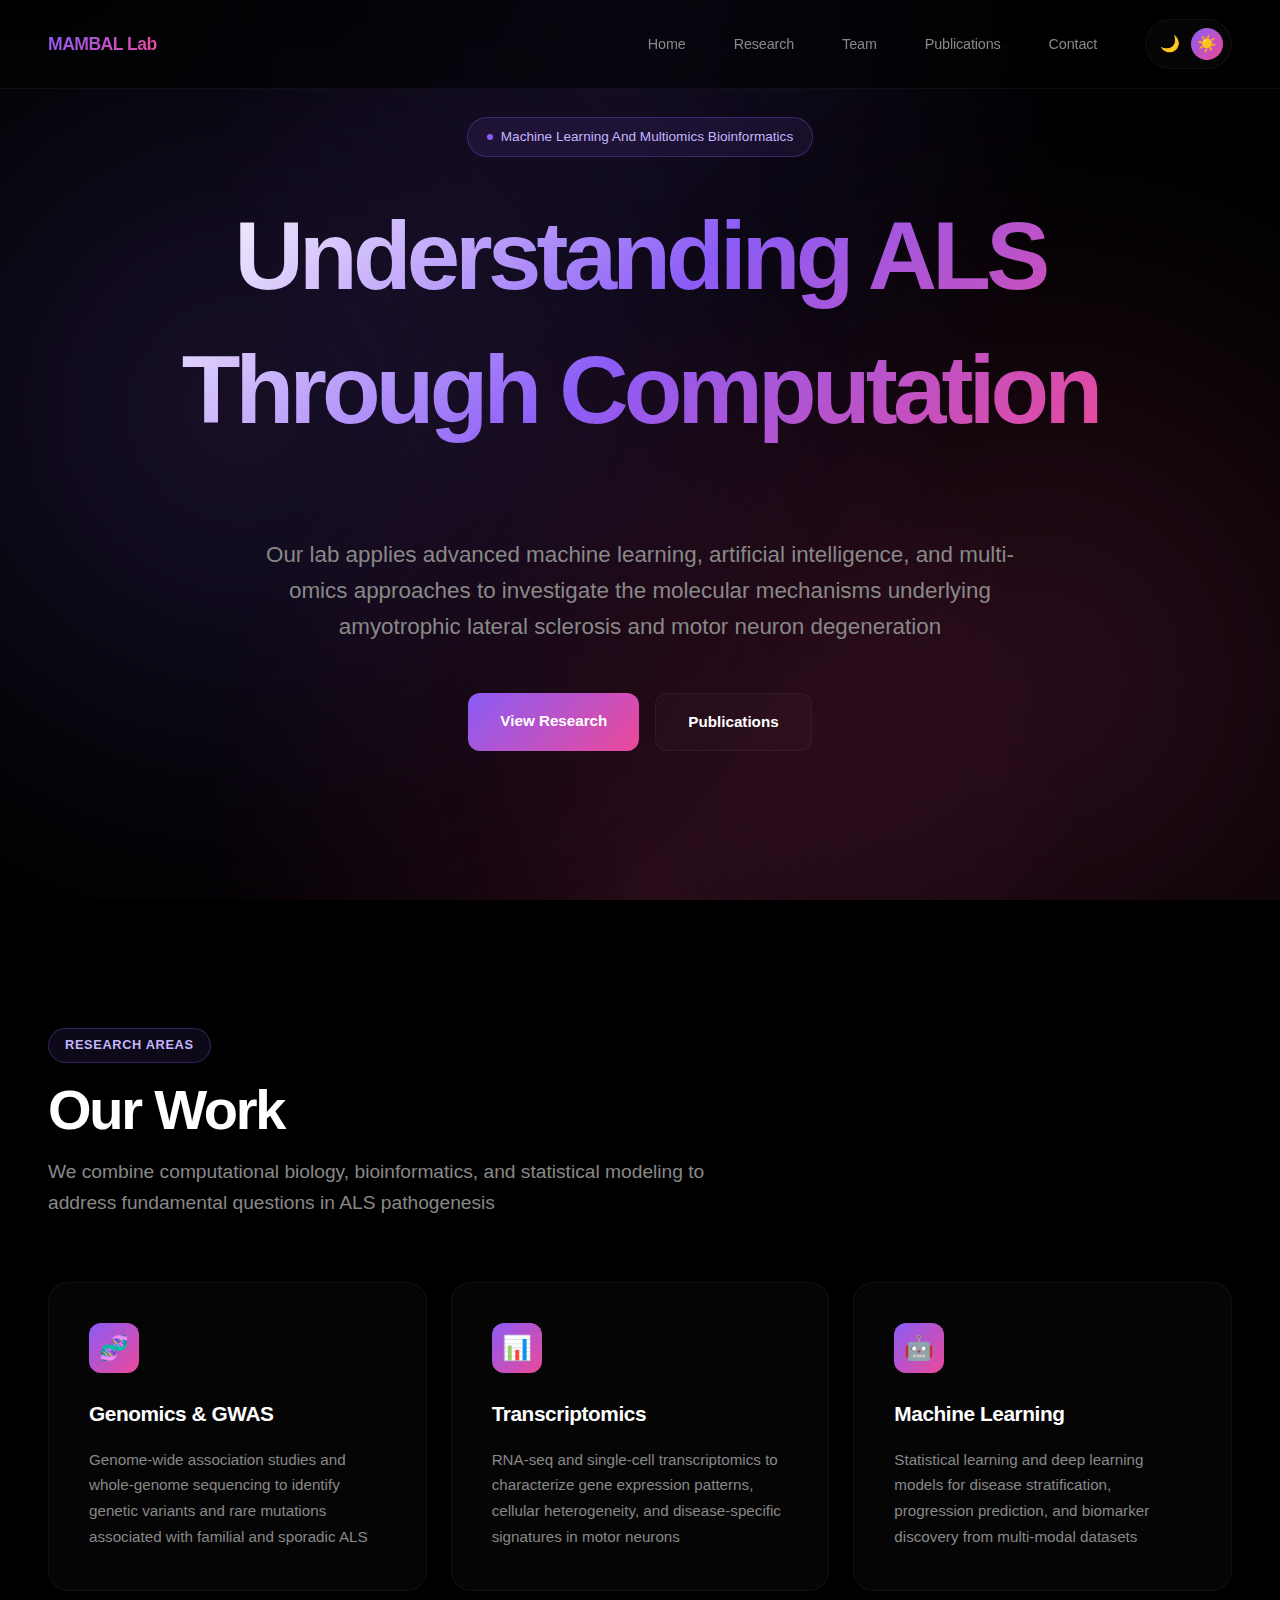
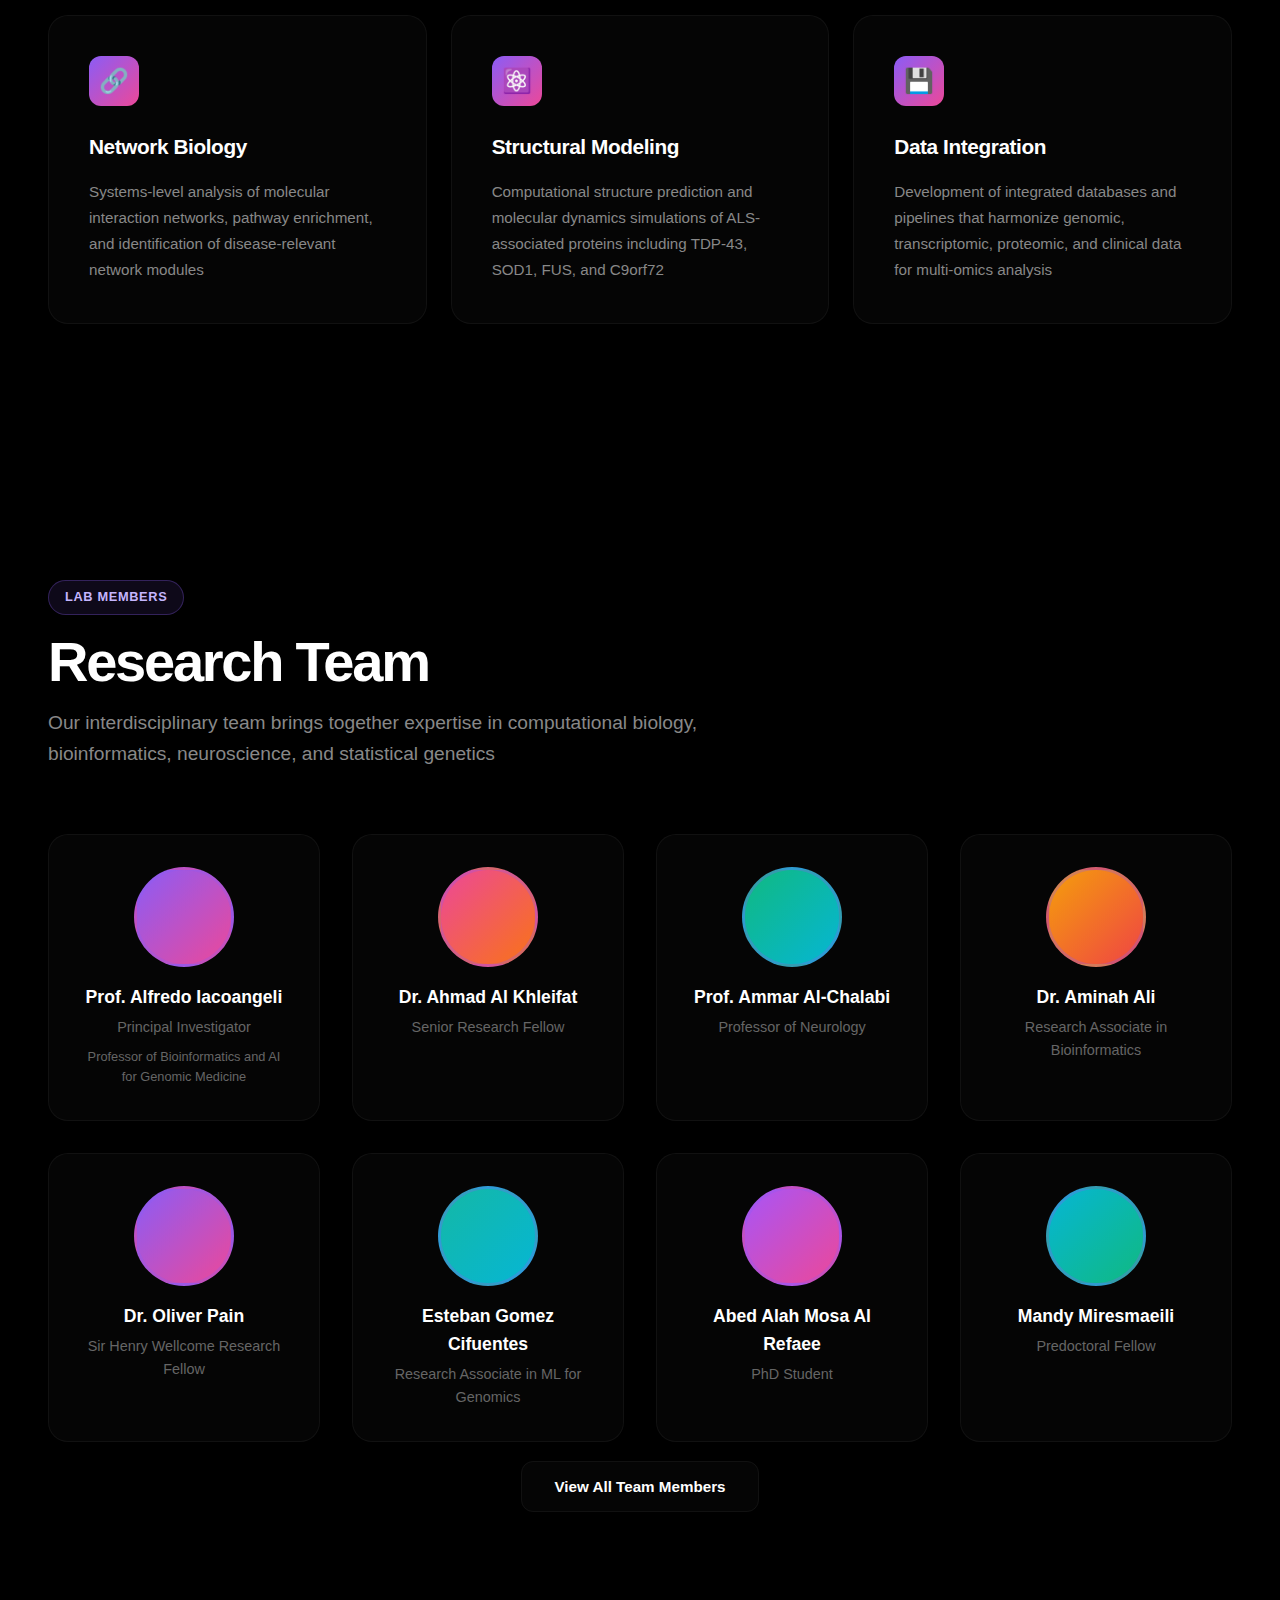
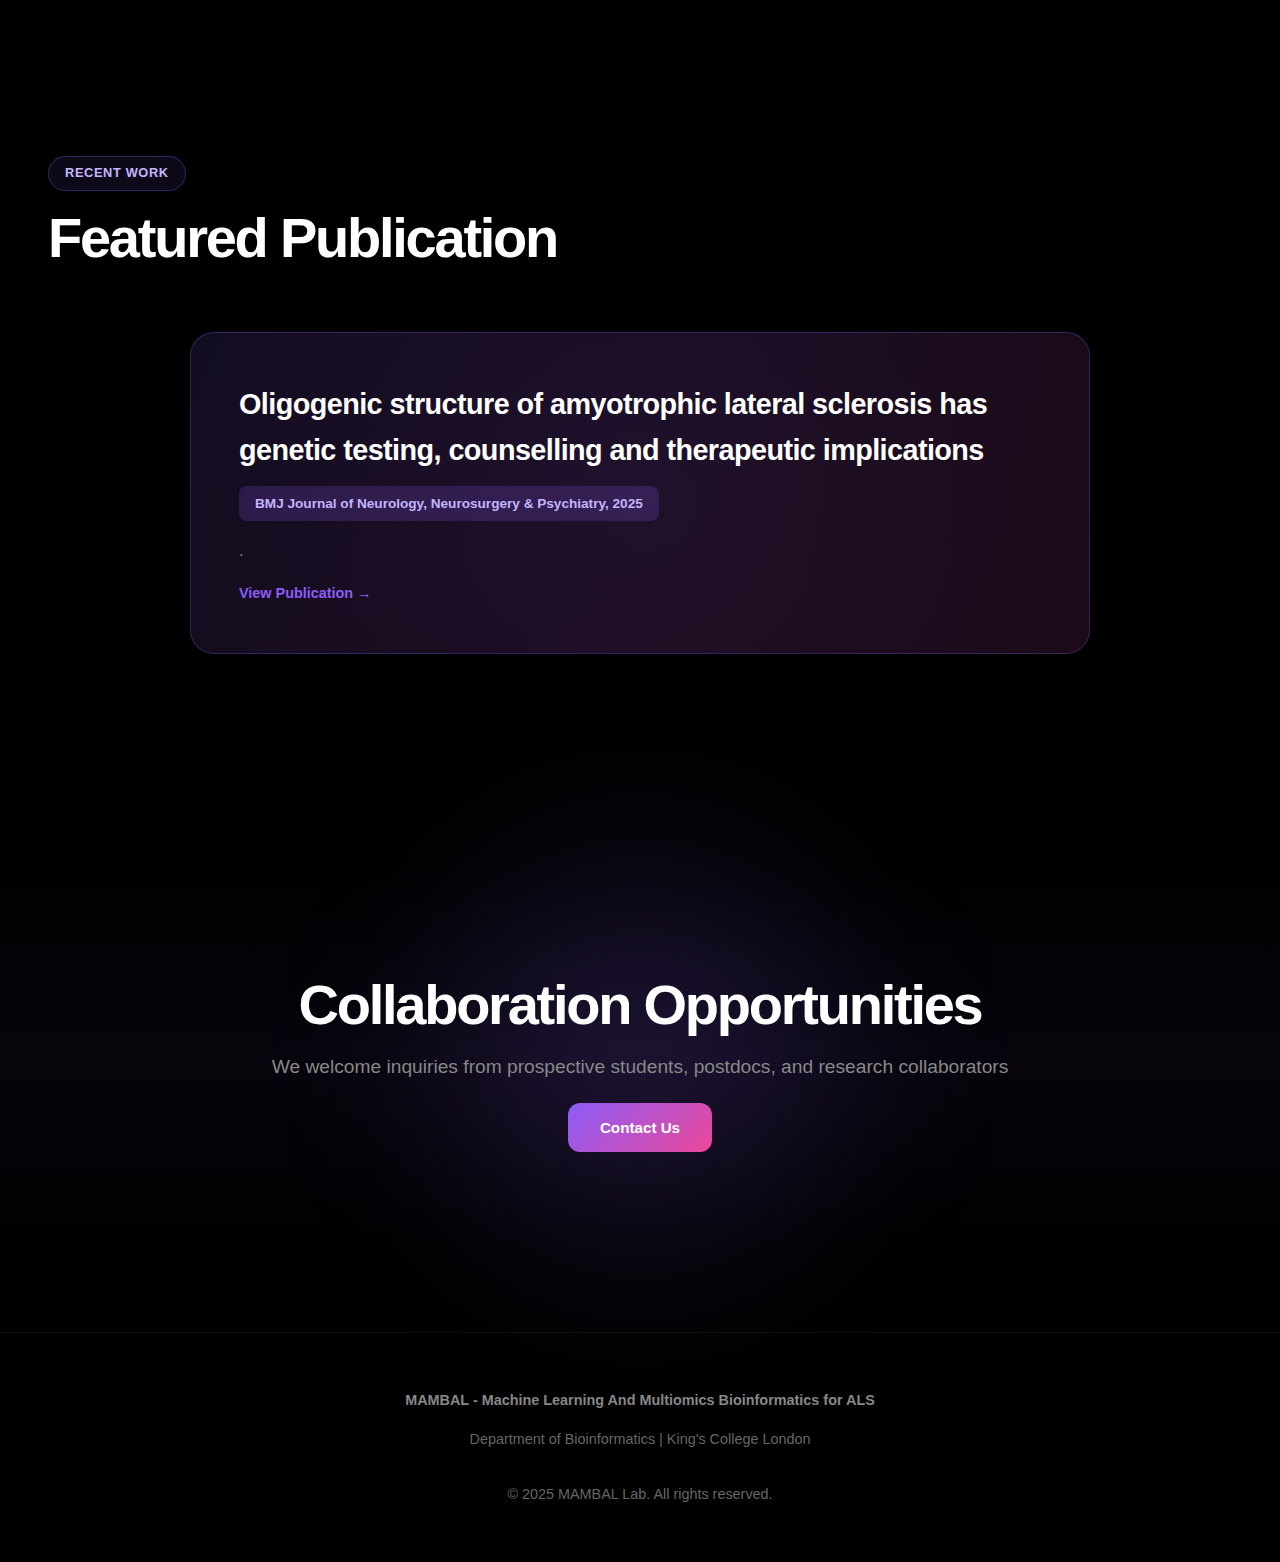
<file: index.html>
<!DOCTYPE html>
<html lang="en">
<head>
    <meta charset="UTF-8">
    <meta name="viewport" content="width=device-width, initial-scale=1.0">
    <title>MAMBAL Lab - Machine Learning And Multiomics Bioinformatics for ALS</title>
    <!-- using satoshi font for that modern clean look -->
    <link href="https://api.fontshare.com/v2/css?f[]=satoshi@300,400,500,600,700&display=swap" rel="stylesheet">
    <link rel="stylesheet" href="css/styles.css">
</head>
<body>
    <!-- sticky navigation bar at the top -->
    <nav>
        <div class="container">
            <div class="logo">MAMBAL Lab</div>
            <div class="nav-right">
                <!-- main navigation links -->
                <ul>
                    <li><a href="index.html">Home</a></li>
                    <li><a href="research.html">Research</a></li>
                    <li><a href="team.html">Team</a></li>
                    <li><a href="publications.html">Publications</a></li>
                    <li><a href="contact.html">Contact</a></li>
                </ul>
                <!-- dark/light mode toggle button -->
                <div class="theme-toggle" onclick="toggleTheme()">
                    <div class="theme-icon" id="darkIcon">🌙</div>
                    <div class="theme-icon active" id="lightIcon">☀️</div>
                </div>
            </div>
        </div>
    </nav>

    <!-- hero section with gradient background effects -->
    <div class="hero">
        <!-- two gradient glow effects for visual interest -->
        <div class="hero-glow"></div>
        <div class="hero-glow"></div>
        
        <!-- main hero content with title and subtitle -->
        <div class="hero-content">
            <!-- small badge showing what mambal stands for -->
            <div class="hero-badge">
                <span></span>
                Machine Learning And Multiomics Bioinformatics
            </div>
            <!-- main heading -->
            <h1>Understanding ALS<br>Through Computation</h1>
            <!-- description of what the lab does -->
            <p class="hero-subtitle">Our lab applies advanced machine learning, artificial intelligence, and multi-omics approaches to investigate the molecular mechanisms underlying amyotrophic lateral sclerosis and motor neuron degeneration</p>
            <!-- call to action buttons -->
            <div class="hero-cta">
                <a href="research.html" class="btn-primary">View Research</a>
                <a href="publications.html" class="btn-secondary">Publications</a>
            </div>
        </div>
    </div>

    <!-- research areas section showing what we work on -->
    <section id="research">
        <div class="section-header">
            <span class="section-tag">Research Areas</span>
            <h2>Our Work</h2>
            <p class="section-description">We combine computational biology, bioinformatics, and statistical modeling to address fundamental questions in ALS pathogenesis</p>
        </div>
        
        <!-- grid of research focus areas, 6 cards total -->
        <div class="research-grid">
            <!-- genomics research card -->
            <div class="research-card">
                <div class="card-icon">🧬</div>
                <h3>Genomics & GWAS</h3>
                <p>Genome-wide association studies and whole-genome sequencing to identify genetic variants and rare mutations associated with familial and sporadic ALS</p>
            </div>
            <!-- transcriptomics research card -->
            <div class="research-card">
                <div class="card-icon">📊</div>
                <h3>Transcriptomics</h3>
                <p>RNA-seq and single-cell transcriptomics to characterize gene expression patterns, cellular heterogeneity, and disease-specific signatures in motor neurons</p>
            </div>
            <!-- machine learning research card -->
            <div class="research-card">
                <div class="card-icon">🤖</div>
                <h3>Machine Learning</h3>
                <p>Statistical learning and deep learning models for disease stratification, progression prediction, and biomarker discovery from multi-modal datasets</p>
            </div>
            <!-- network biology research card -->
            <div class="research-card">
                <div class="card-icon">🔗</div>
                <h3>Network Biology</h3>
                <p>Systems-level analysis of molecular interaction networks, pathway enrichment, and identification of disease-relevant network modules</p>
            </div>
            <!-- structural modeling research card -->
            <div class="research-card">
                <div class="card-icon">⚛️</div>
                <h3>Structural Modeling</h3>
                <p>Computational structure prediction and molecular dynamics simulations of ALS-associated proteins including TDP-43, SOD1, FUS, and C9orf72</p>
            </div>
            <!-- data integration research card -->
            <div class="research-card">
                <div class="card-icon">💾</div>
                <h3>Data Integration</h3>
                <p>Development of integrated databases and pipelines that harmonize genomic, transcriptomic, proteomic, and clinical data for multi-omics analysis</p>
            </div>
        </div>
    </section>

    <!-- team members section showing key lab members -->
    <section id="team">
        <div class="section-header">
            <span class="section-tag">Lab Members</span>
            <h2>Research Team</h2>
            <p class="section-description">Our interdisciplinary team brings together expertise in computational biology, bioinformatics, neuroscience, and statistical genetics</p>
        </div>
        
        <!-- showcase of 8 main team members with colorful avatars -->
        <div class="team-showcase">
            <!-- principal investigator -->
            <div class="team-card">
                <div class="avatar"></div>
                <h4>Prof. Alfredo Iacoangeli</h4>
                <p>Principal Investigator</p>
                <p style="font-size: 0.8rem; margin-top: 0.5rem;">Professor of Bioinformatics and AI for Genomic Medicine</p>
            </div>
            <!-- senior research fellow -->
            <div class="team-card">
                <div class="avatar" style="background: linear-gradient(135deg, #ec4899 0%, #f97316 100%);"></div>
                <h4>Dr. Ahmad Al Khleifat</h4>
                <p>Senior Research Fellow</p>
            </div>
            <!-- professor of neurology -->
            <div class="team-card">
                <div class="avatar" style="background: linear-gradient(135deg, #10b981 0%, #06b6d4 100%);"></div>
                <h4>Prof. Ammar Al-Chalabi</h4>
                <p>Professor of Neurology</p>
            </div>
            <!-- research associate -->
            <div class="team-card">
                <div class="avatar" style="background: linear-gradient(135deg, #f59e0b 0%, #ef4444 100%);"></div>
                <h4>Dr. Aminah Ali</h4>
                <p>Research Associate in Bioinformatics</p>
            </div>
            <!-- wellcome fellow -->
            <div class="team-card">
                <div class="avatar" style="background: linear-gradient(135deg, #8b5cf6 0%, #ec4899 100%);"></div>
                <h4>Dr. Oliver Pain</h4>
                <p>Sir Henry Wellcome Research Fellow</p>
            </div>
            <!-- ml research associate -->
            <div class="team-card">
                <div class="avatar" style="background: linear-gradient(135deg, #14b8a6 0%, #06b6d4 100%);"></div>
                <h4>Esteban Gomez Cifuentes</h4>
                <p>Research Associate in ML for Genomics</p>
            </div>
            <!-- phd student -->
            <div class="team-card">
                <div class="avatar" style="background: linear-gradient(135deg, #a855f7 0%, #ec4899 100%);"></div>
                <h4>Abed Alah Mosa Al Refaee</h4>
                <p>PhD Student</p>
            </div>
            <!-- predoctoral fellow -->
            <div class="team-card">
                <div class="avatar" style="background: linear-gradient(135deg, #06b6d4 0%, #10b981 100%);"></div>
                <h4>Mandy Miresmaeili</h4>
                <p>Predoctoral Fellow</p>
            </div>
        </div>
        <!-- button to see full team page -->
        <div style="text-align: center; margin-top: 2rem;">
            <a href="team.html" class="btn-secondary">View All Team Members</a>
        </div>
    </section>

    <!-- featured publication section highlighting recent work -->
    <section id="publications">
        <div class="section-header">
            <span class="section-tag">Recent Work</span>
            <h2>Featured Publication</h2>
        </div>
        
        <!-- spotlight publication with animated background -->
        <div class="publication-feature">
            <h3>Oligogenic structure of amyotrophic lateral sclerosis has genetic testing, counselling and therapeutic implications</h3>
            <span class="journal-badge">BMJ Journal of Neurology, Neurosurgery & Psychiatry, 2025</span>
            <p style="color: var(--text-secondary); line-height: 1.8;"> .</p>
            <a href="https://jnnp.bmj.com/content/96/10/928.abstract" class="pub-link">View Publication →</a>
        </div>
    </section>

    <!-- call to action section for collaboration -->
    <div class="cta-section">
        <div class="cta-glow"></div>
        <div style="position: relative; z-index: 1;">
            <h2 style="margin-bottom: 1rem;">Collaboration Opportunities</h2>
            <p style="color: var(--text-secondary); font-size: 1.2rem; margin-bottom: 2rem;">We welcome inquiries from prospective students, postdocs, and research collaborators</p>
            <a href="contact.html" class="btn-primary">Contact Us</a>
        </div>
    </div>

    <!-- footer with lab info and copyright -->
    <footer id="contact">
        <p style="color: var(--text-secondary); font-weight: 600; margin-bottom: 1rem;">MAMBAL - Machine Learning And Multiomics Bioinformatics for ALS</p>
        <p>Department of Bioinformatics | King's College London</p>
        <p style="margin-top: 2rem;">© 2025 MAMBAL Lab. All rights reserved.</p>
    </footer>

    <!-- javascript for theme toggling -->
    <script src="js/theme.js"></script>
</body>
</html>
</file>
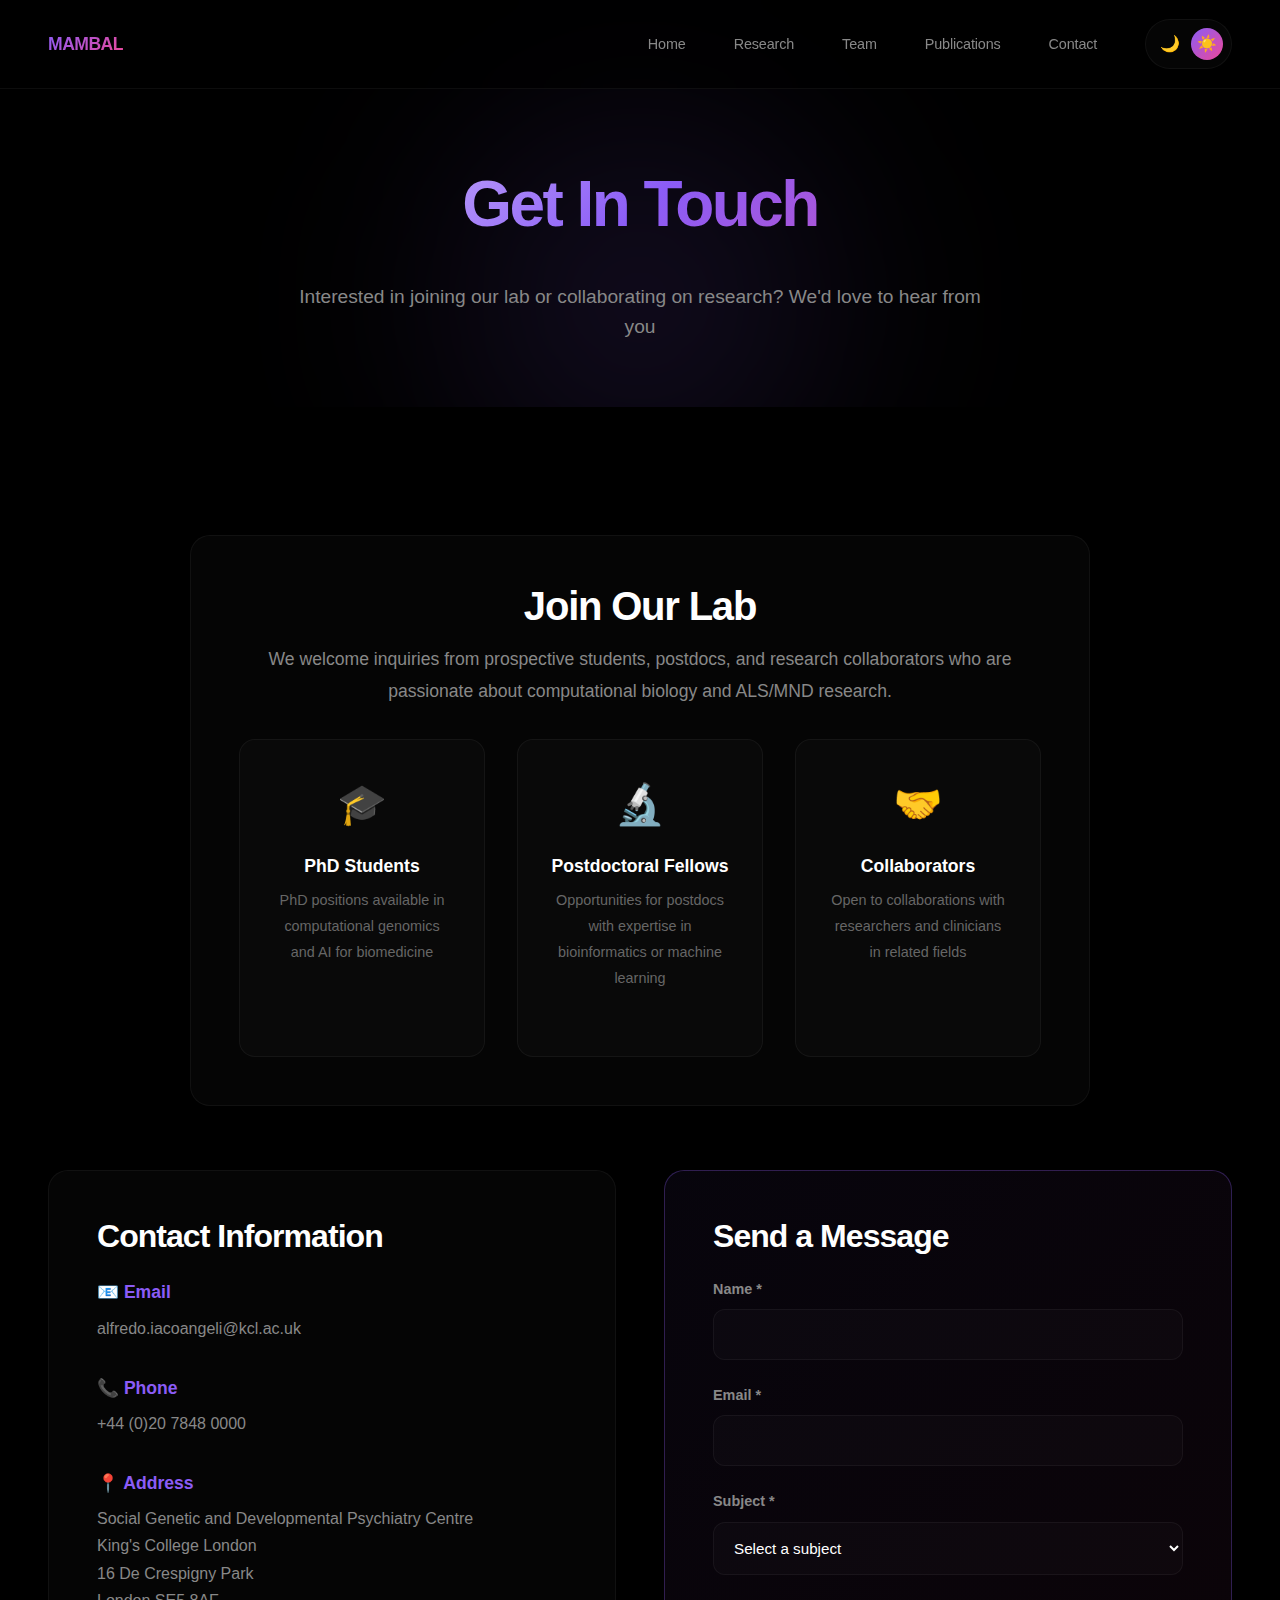
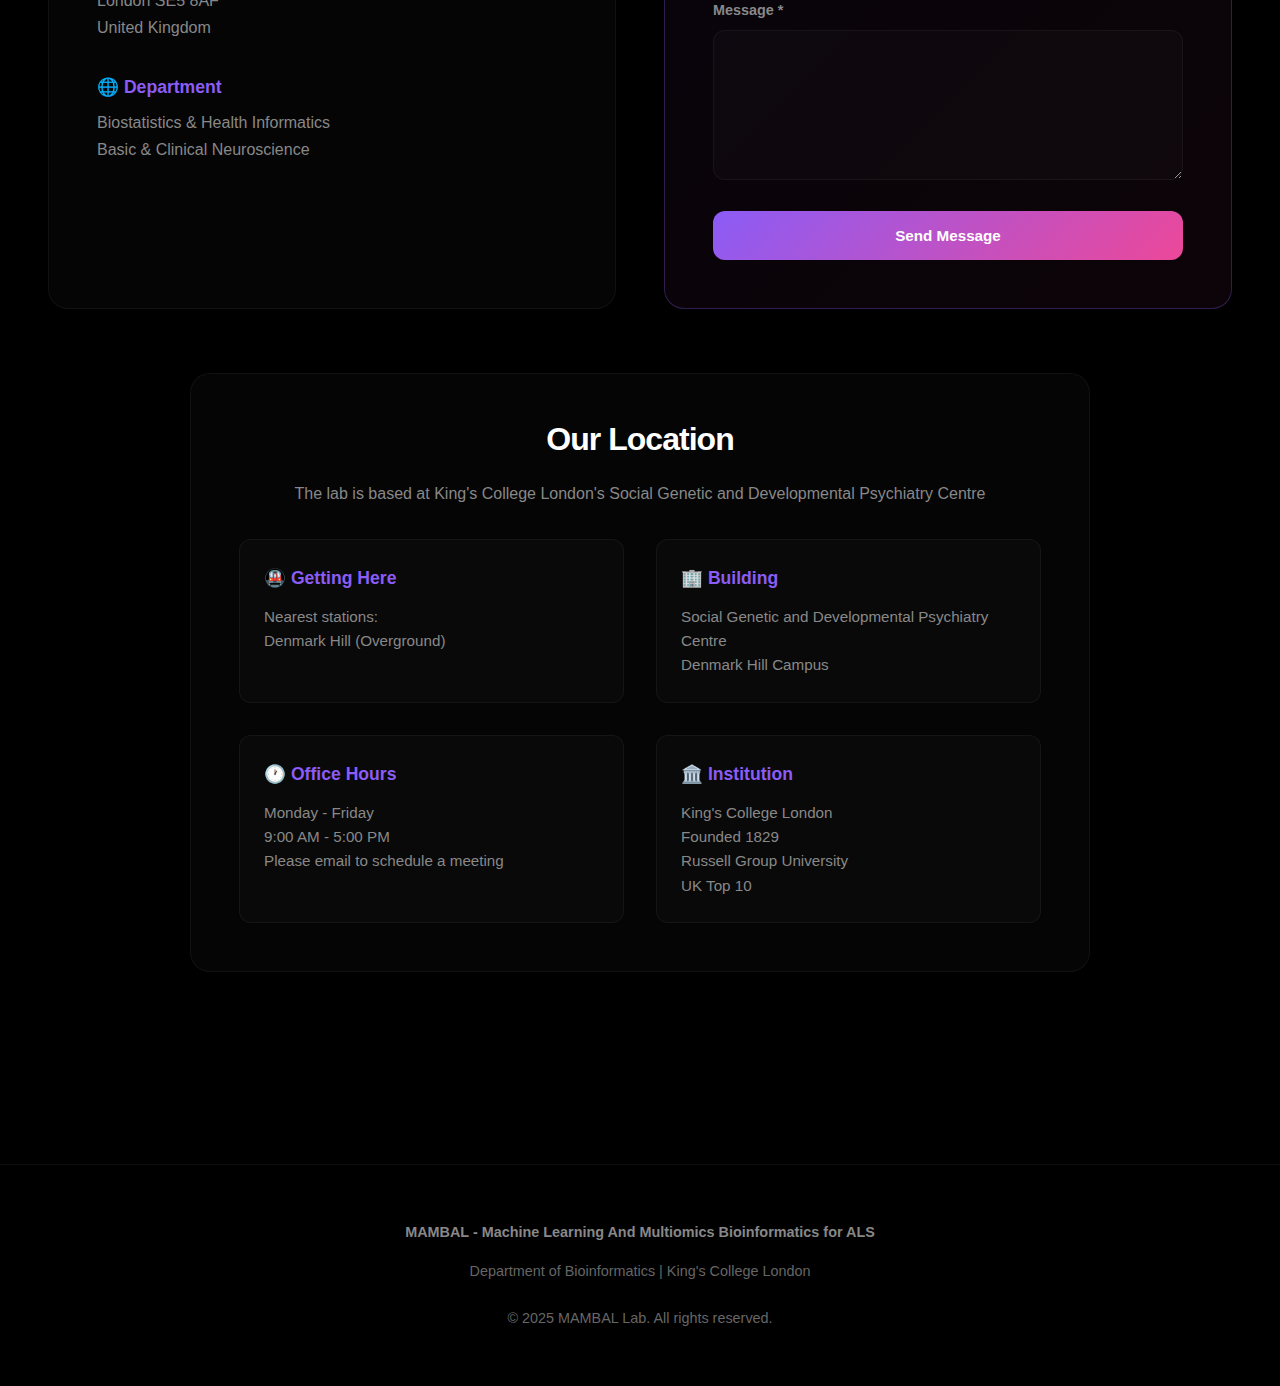
<file: contact.html>
<!DOCTYPE html>
<html lang="en">
<head>
    <meta charset="UTF-8">
    <meta name="viewport" content="width=device-width, initial-scale=1.0">
    <title>Contact - MAMBAL Lab</title>
    <link href="https://api.fontshare.com/v2/css?f[]=satoshi@300,400,500,600,700&display=swap" rel="stylesheet">
    <link rel="stylesheet" href="css/styles.css">
</head>
<body>
    <nav>
        <div class="container">
            <div class="logo">MAMBAL</div>
            <div class="nav-right">
                <ul>
                    <li><a href="index.html">Home</a></li>
                    <li><a href="research.html">Research</a></li>
                    <li><a href="team.html">Team</a></li>
                    <li><a href="publications.html">Publications</a></li>
                    <li><a href="contact.html">Contact</a></li>
                </ul>
                <div class="theme-toggle" onclick="toggleTheme()">
                    <div class="theme-icon" id="darkIcon">🌙</div>
                    <div class="theme-icon active" id="lightIcon">☀️</div>
                </div>
            </div>
        </div>
    </nav>

    <div class="page-header">
        <h1>Get In Touch</h1>
        <p>Interested in joining our lab or collaborating on research? We'd love to hear from you</p>
    </div>

    <section>
        <div class="opportunities-section">
            <h2>Join Our Lab</h2>
            <p>We welcome inquiries from prospective students, postdocs, and research collaborators who are passionate about computational biology and ALS/MND research.</p>
            
            <div class="opportunity-cards">
                <div class="opportunity-card">
                    <div class="icon">🎓</div>
                    <h3>PhD Students</h3>
                    <p>PhD positions available in computational genomics and AI for biomedicine</p>
                </div>
                <div class="opportunity-card">
                    <div class="icon">🔬</div>
                    <h3>Postdoctoral Fellows</h3>
                    <p>Opportunities for postdocs with expertise in bioinformatics or machine learning</p>
                </div>
                <div class="opportunity-card">
                    <div class="icon">🤝</div>
                    <h3>Collaborators</h3>
                    <p>Open to collaborations with researchers and clinicians in related fields</p>
                </div>
            </div>
        </div>

        <div class="contact-grid">
            <div class="contact-info">
                <h2>Contact Information</h2>
                
                <div class="info-item">
                    <h3>📧 Email</h3>
                    <p><a href="mailto:alfredo.iacoangeli@kcl.ac.uk">alfredo.iacoangeli@kcl.ac.uk</a></p>
                </div>

                <div class="info-item">
                    <h3>📞 Phone</h3>
                    <p>+44 (0)20 7848 0000</p>
                </div>

                <div class="info-item">
                    <h3>📍 Address</h3>
                    <p>Social Genetic and Developmental Psychiatry Centre<br>
                    King's College London<br>
                    16 De Crespigny Park<br>
                    London SE5 8AF<br>
                    United Kingdom</p>
                </div>

                <div class="info-item">
                    <h3>🌐 Department</h3>
                    <p>Biostatistics & Health Informatics<br>
                    Basic & Clinical Neuroscience</p>
                </div>
            </div>

            <div class="contact-form">
                <h2>Send a Message</h2>
                <form>
                    <div class="form-group">
                        <label for="name">Name *</label>
                        <input type="text" id="name" name="name" required>
                    </div>

                    <div class="form-group">
                        <label for="email">Email *</label>
                        <input type="email" id="email" name="email" required>
                    </div>

                    <div class="form-group">
                        <label for="subject">Subject *</label>
                        <select id="subject" name="subject" required>
                            <option value="">Select a subject</option>
                            <option value="phd">PhD Application</option>
                            <option value="postdoc">Postdoc Position</option>
                            <option value="collaboration">Research Collaboration</option>
                            <option value="visit">Visiting Researcher</option>
                            <option value="other">Other Inquiry</option>
                        </select>
                    </div>

                    <div class="form-group">
                        <label for="message">Message *</label>
                        <textarea id="message" name="message" required></textarea>
                    </div>

                    <button type="submit" class="submit-btn">Send Message</button>
                </form>
            </div>
        </div>

        <div class="location-section">
            <h2>Our Location</h2>
            <p style="text-align: center; color: var(--text-secondary); margin-bottom: 2rem;">
                The lab is based at King's College London's Social Genetic and Developmental Psychiatry Centre
            </p>
            
            <div class="location-details">
                <div class="location-item">
                    <h3>🚇 Getting Here</h3>
                    <p>Nearest stations:<br>
                    Denmark Hill (Overground)<br>                   
                </div>

                <div class="location-item">
                    <h3>🏢 Building</h3>
                    <p>Social Genetic and Developmental Psychiatry Centre<br>
                    <p> Denmark Hill Campus</p>                    
                </div>

                <div class="location-item">
                    <h3>🕐 Office Hours</h3>
                    <p>Monday - Friday<br>
                    9:00 AM - 5:00 PM<br>
                    Please email to schedule a meeting</p>
                </div>

                <div class="location-item">
                    <h3>🏛️ Institution</h3>
                    <p>King's College London<br>
                    Founded 1829<br>
                    Russell Group University<br>
                    UK Top 10</p>
                </div>
            </div>
        </div>
    </section>

    <footer>
        <p style="color: var(--text-secondary); font-weight: 600; margin-bottom: 1rem;">MAMBAL - Machine Learning And Multiomics Bioinformatics for ALS</p>
        <p>Department of Bioinformatics | King's College London</p>
        <p style="margin-top: 1.5rem;">© 2025 MAMBAL Lab. All rights reserved.</p>
    </footer>

    <script src="js/theme.js"></script>
</body>
</html>
</file>
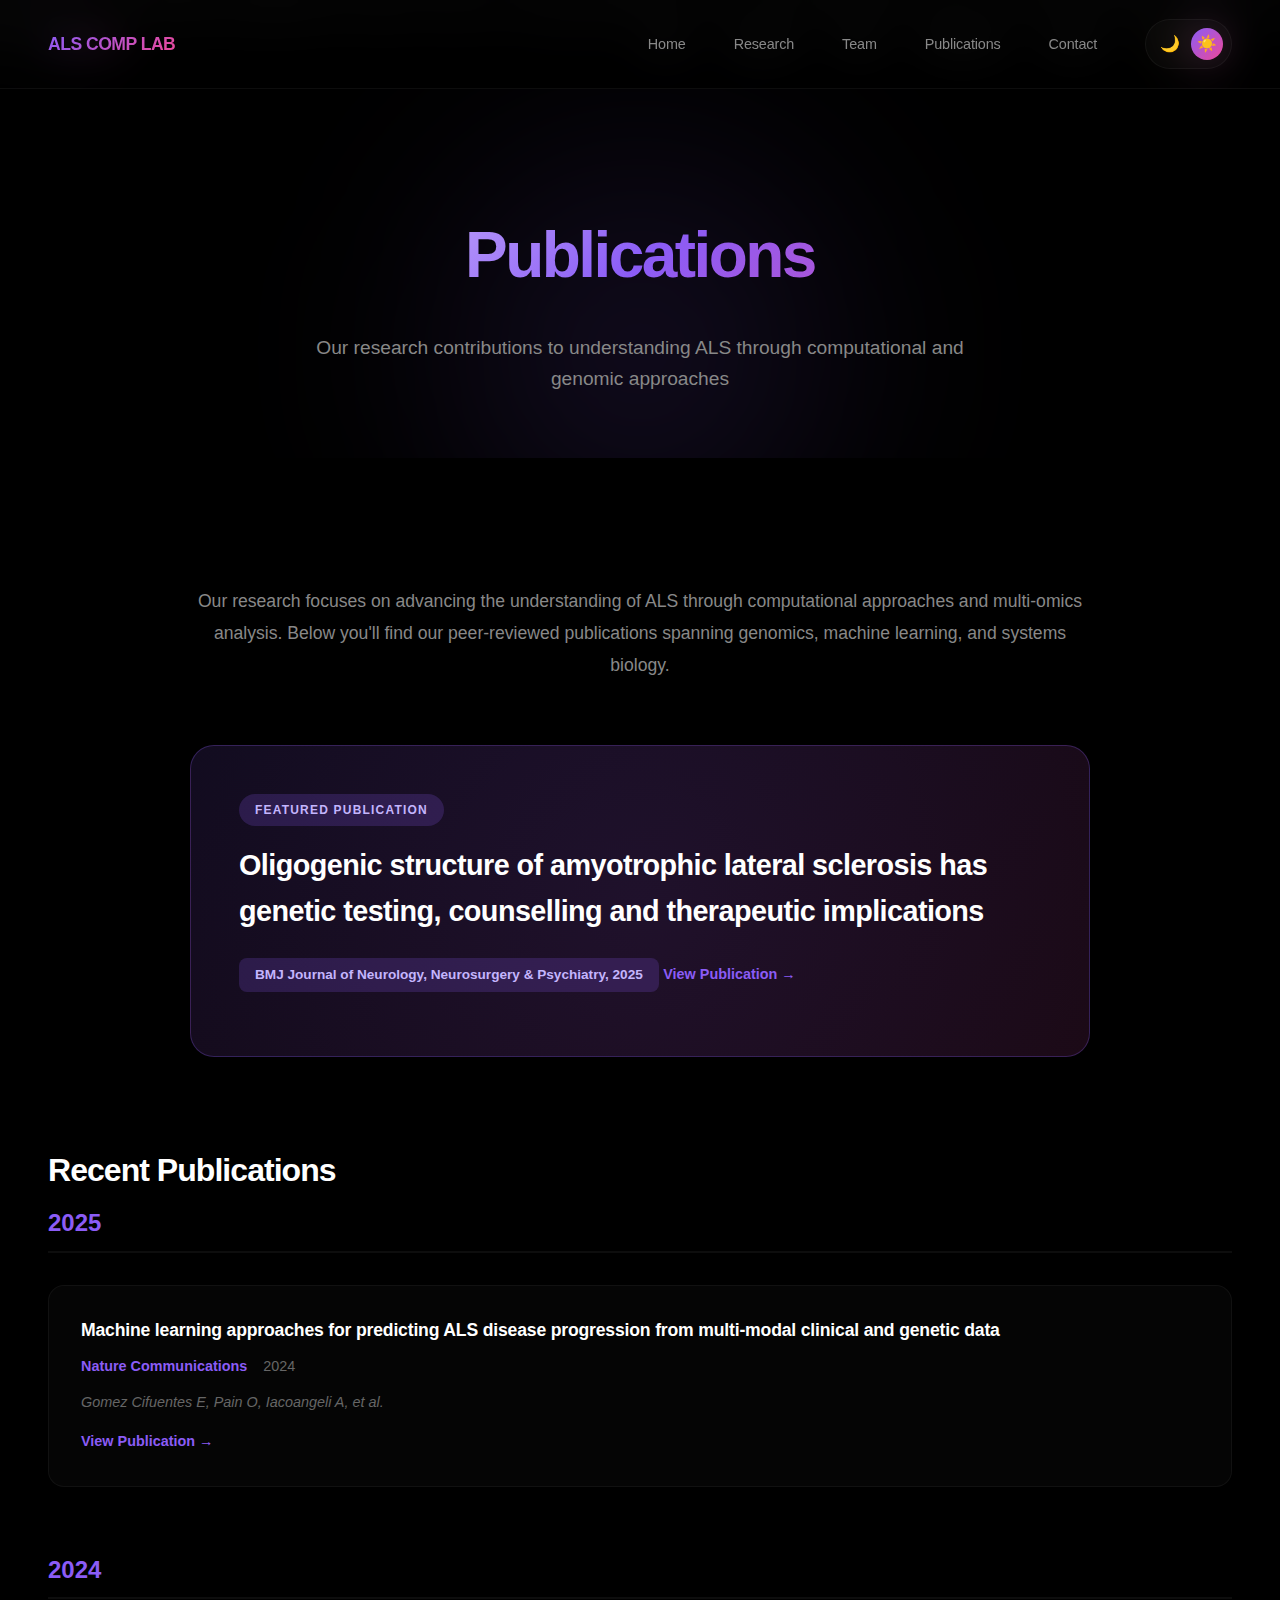
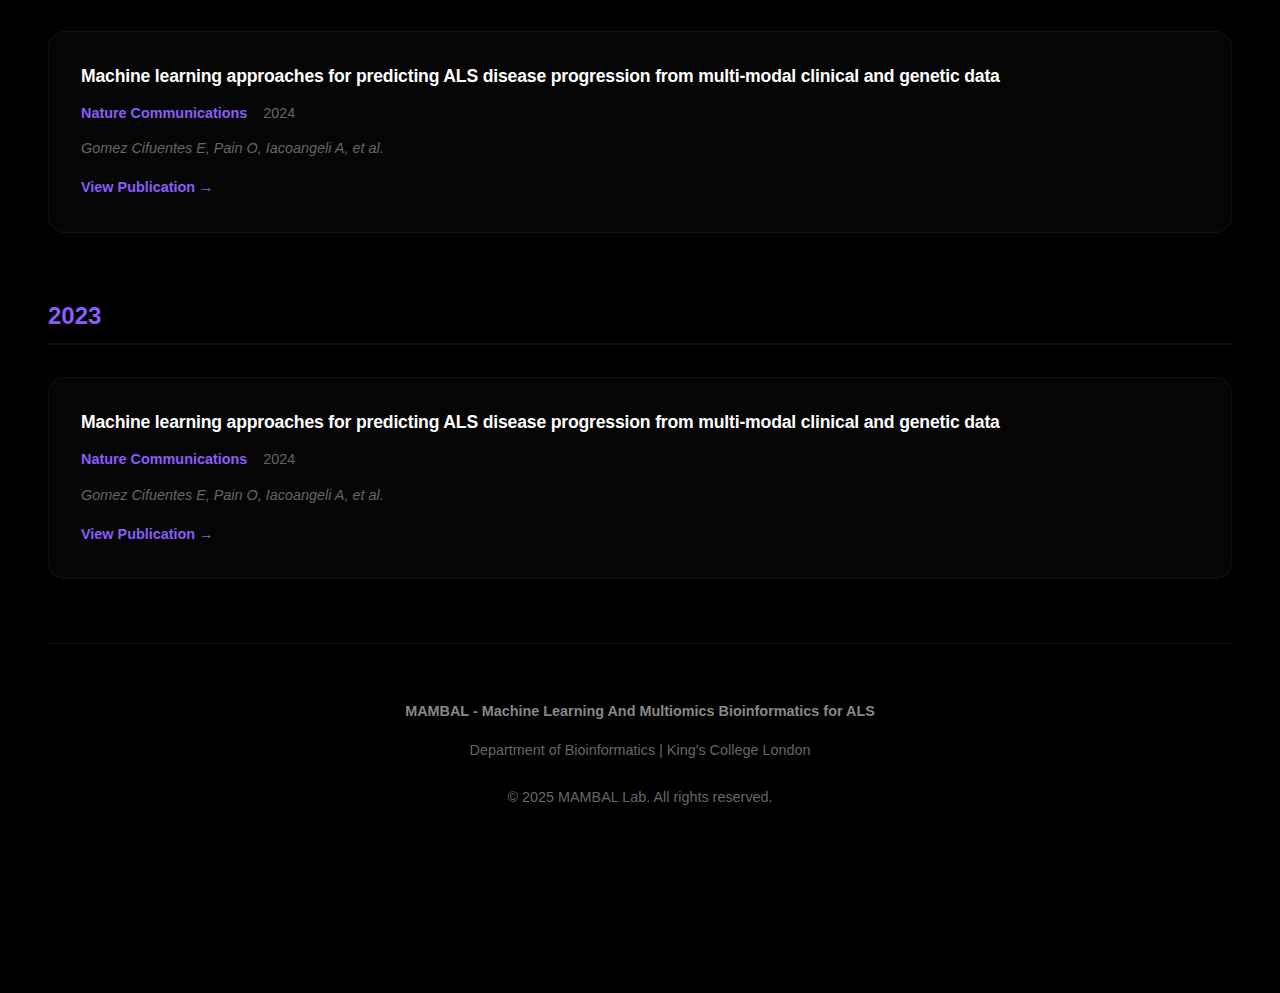
<file: publications.html>
<!DOCTYPE html>
<html lang="en">
<head>
    <meta charset="UTF-8">
    <meta name="viewport" content="width=device-width, initial-scale=1.0">
    <title>Publications - MAMBAL Lab</title>
    <link href="https://api.fontshare.com/v2/css?f[]=satoshi@300,400,500,600,700&display=swap" rel="stylesheet">
    <link rel="stylesheet" href="css/styles.css">
</head>
<body>
    <nav>
        <div class="container">
            <div class="logo">MAMBAL</div>
            <div class="nav-right">
                <ul>
                    <li><a href="index.html">Home</a></li>
                    <li><a href="research.html">Research</a></li>
                    <li><a href="team.html">Team</a></li>
                    <li><a href="publications.html">Publications</a></li>
                    <li><a href="contact.html">Contact</a></li>
                </ul>
                <div class="theme-toggle" onclick="toggleTheme()">
                    <div class="theme-icon" id="darkIcon">🌙</div>
                    <div class="theme-icon active" id="lightIcon">☀️</div>
                </div>
            </div>
        </div>
    </nav>
        }

        @media (max-width: 768px) {
            .page-header h1 { font-size: 2.5rem; }
            nav .container { padding: 0 1.5rem; }
            section { padding: 3rem 1.5rem; }
            .pub-meta { flex-direction: column; gap: 0.5rem; }
        }
    </style>
</head>
<body>
    <nav>
        <div class="container">
            <div class="logo">ALS COMP LAB</div>
            <div class="nav-right">
                <ul>
                    <li><a href="index.html">Home</a></li>
                    <li><a href="research.html">Research</a></li>
                    <li><a href="team.html">Team</a></li>
                    <li><a href="publications.html">Publications</a></li>
                    <li><a href="contact.html">Contact</a></li>
                </ul>
                <div class="theme-toggle" onclick="toggleTheme()">
                    <div class="theme-icon" id="darkIcon">🌙</div>
                    <div class="theme-icon active" id="lightIcon">☀️</div>
                </div>
            </div>
        </div>
    </nav>

    <div class="page-header">
        <h1>Publications</h1>
        <p>Our research contributions to understanding ALS through computational and genomic approaches</p>
    </div>

    <section>
        <div style="max-width: 900px; margin: 0 auto 4rem; text-align: center;">
            <p style="color: var(--text-secondary); font-size: 1.1rem; line-height: 1.8;">
                Our research focuses on advancing the understanding of ALS through computational approaches and multi-omics analysis. Below you'll find our peer-reviewed publications spanning genomics, machine learning, and systems biology.
            </p>
        </div>

        <div class="featured-pub">
            <span class="featured-tag">Featured Publication</span>
            <h3>Oligogenic structure of amyotrophic lateral sclerosis has genetic testing, counselling and therapeutic implications</h3>
            <span class="journal-badge">BMJ Journal of Neurology, Neurosurgery & Psychiatry, 2025</span>
            <a href="https://jnnp.bmj.com/content/96/10/928.abstract" class="pub-link">View Publication →</a>
        </div>

        <h2 class="section-title">Recent Publications</h2>
        <div class="year-section">
            <h3 class="year-header">2025</h3>
            <div class="publication-list">
                <div class="pub-card">
                    <h4>Machine learning approaches for predicting ALS disease progression from multi-modal clinical and genetic data</h4>
                    <div class="pub-meta">
                        <span class="pub-journal">Nature Communications</span>
                        <span class="pub-year">2024</span>
                    </div>
                    <p class="pub-authors">Gomez Cifuentes E, Pain O, Iacoangeli A, et al.</p>
                    <a href="#" class="pub-link">View Publication →</a>
                </div>
            </div>
        </div>

        <div class="year-section">
            <h3 class="year-header">2024</h3>
            <div class="publication-list">
                <div class="pub-card">
                    <h4>Machine learning approaches for predicting ALS disease progression from multi-modal clinical and genetic data</h4>
                    <div class="pub-meta">
                        <span class="pub-journal">Nature Communications</span>
                        <span class="pub-year">2024</span>
                    </div>
                    <p class="pub-authors">Gomez Cifuentes E, Pain O, Iacoangeli A, et al.</p>
                    <a href="#" class="pub-link">View Publication →</a>
                </div>
            </div>
        </div>

        <div class="year-section">
            <h3 class="year-header">2023</h3>
            <div class="publication-list">
                <div class="pub-card">
                    <h4>Machine learning approaches for predicting ALS disease progression from multi-modal clinical and genetic data</h4>
                    <div class="pub-meta">
                        <span class="pub-journal">Nature Communications</span>
                        <span class="pub-year">2024</span>
                    </div>
                    <p class="pub-authors">Gomez Cifuentes E, Pain O, Iacoangeli A, et al.</p>
                    <a href="#" class="pub-link">View Publication →</a>
                </div>
            </div>
            </div>
        </div>

    <footer>
        <p style="color: var(--text-secondary); font-weight: 600; margin-bottom: 1rem;">MAMBAL - Machine Learning And Multiomics Bioinformatics for ALS</p>
        <p>Department of Bioinformatics | King's College London</p>
        <p style="margin-top: 1.5rem;">© 2025 MAMBAL Lab. All rights reserved.</p>
    </footer>

    <script src="js/theme.js"></script>
</body>
</html>
</file>
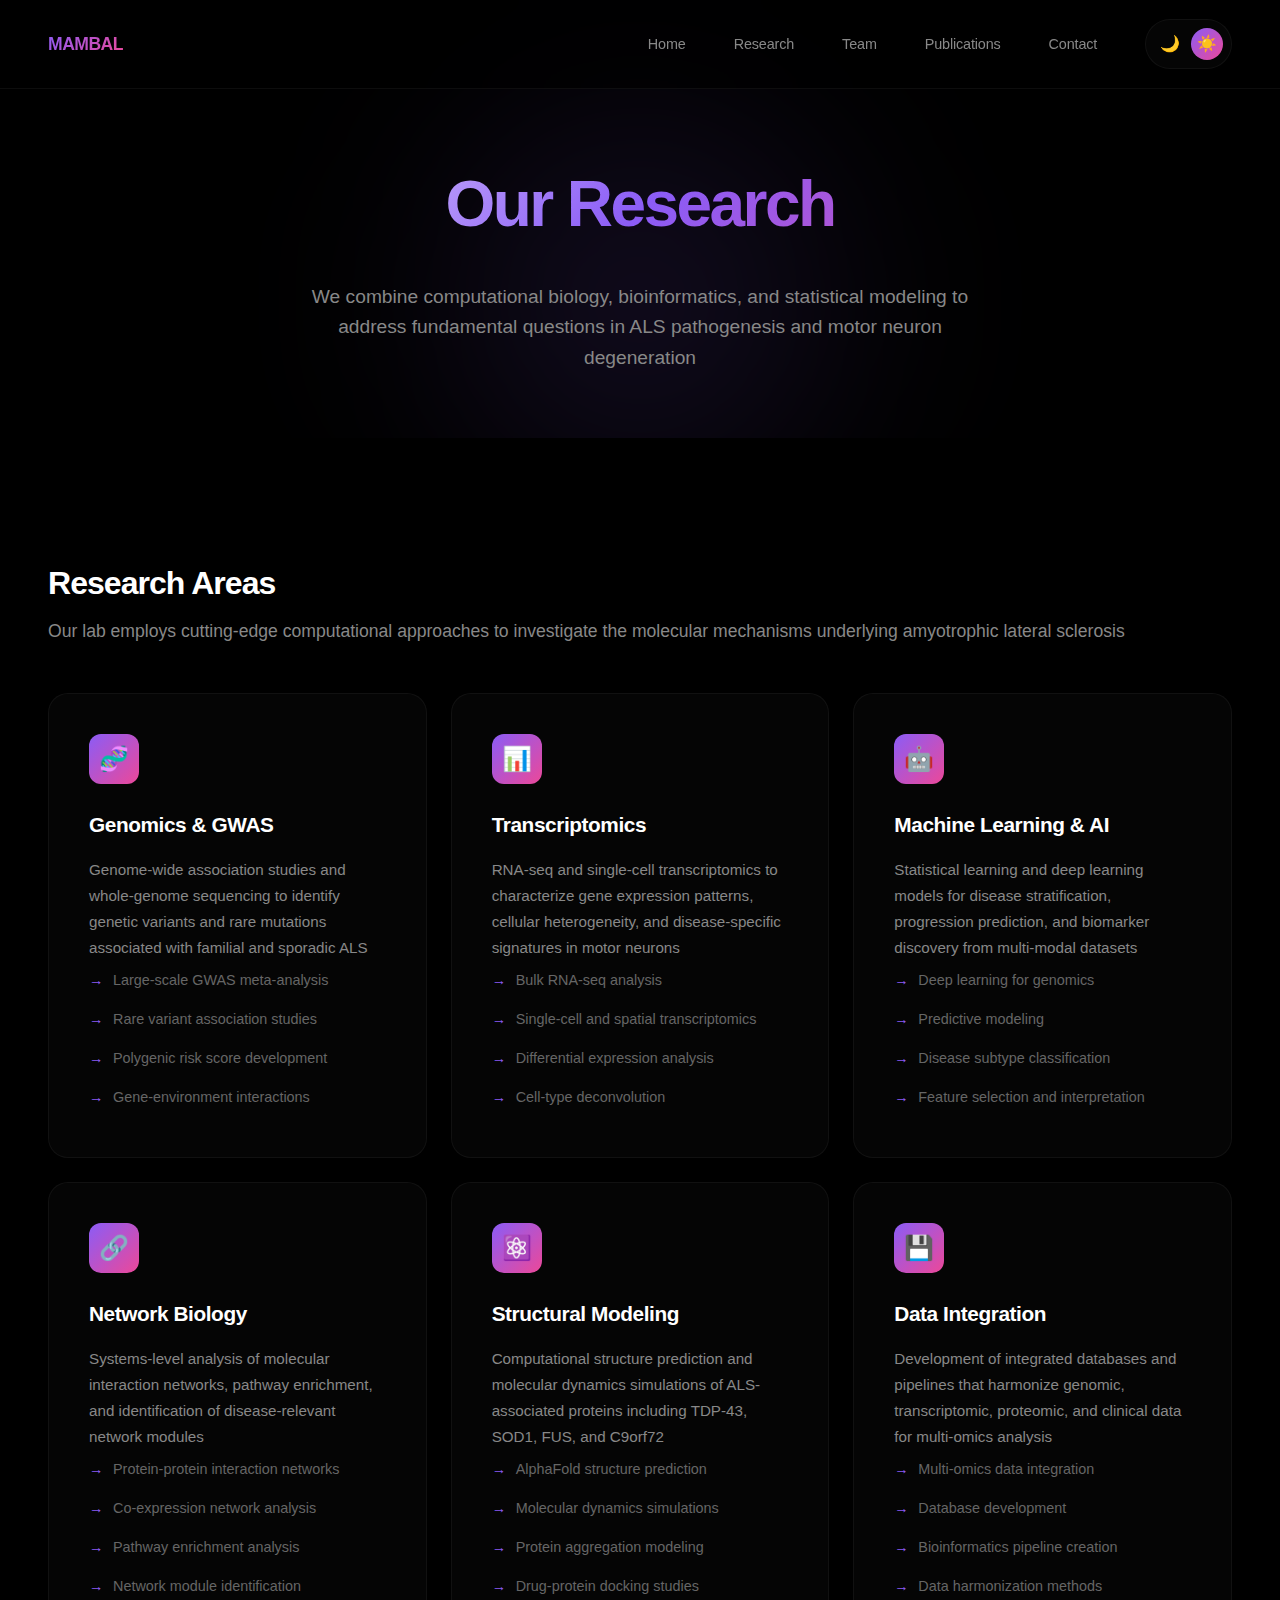
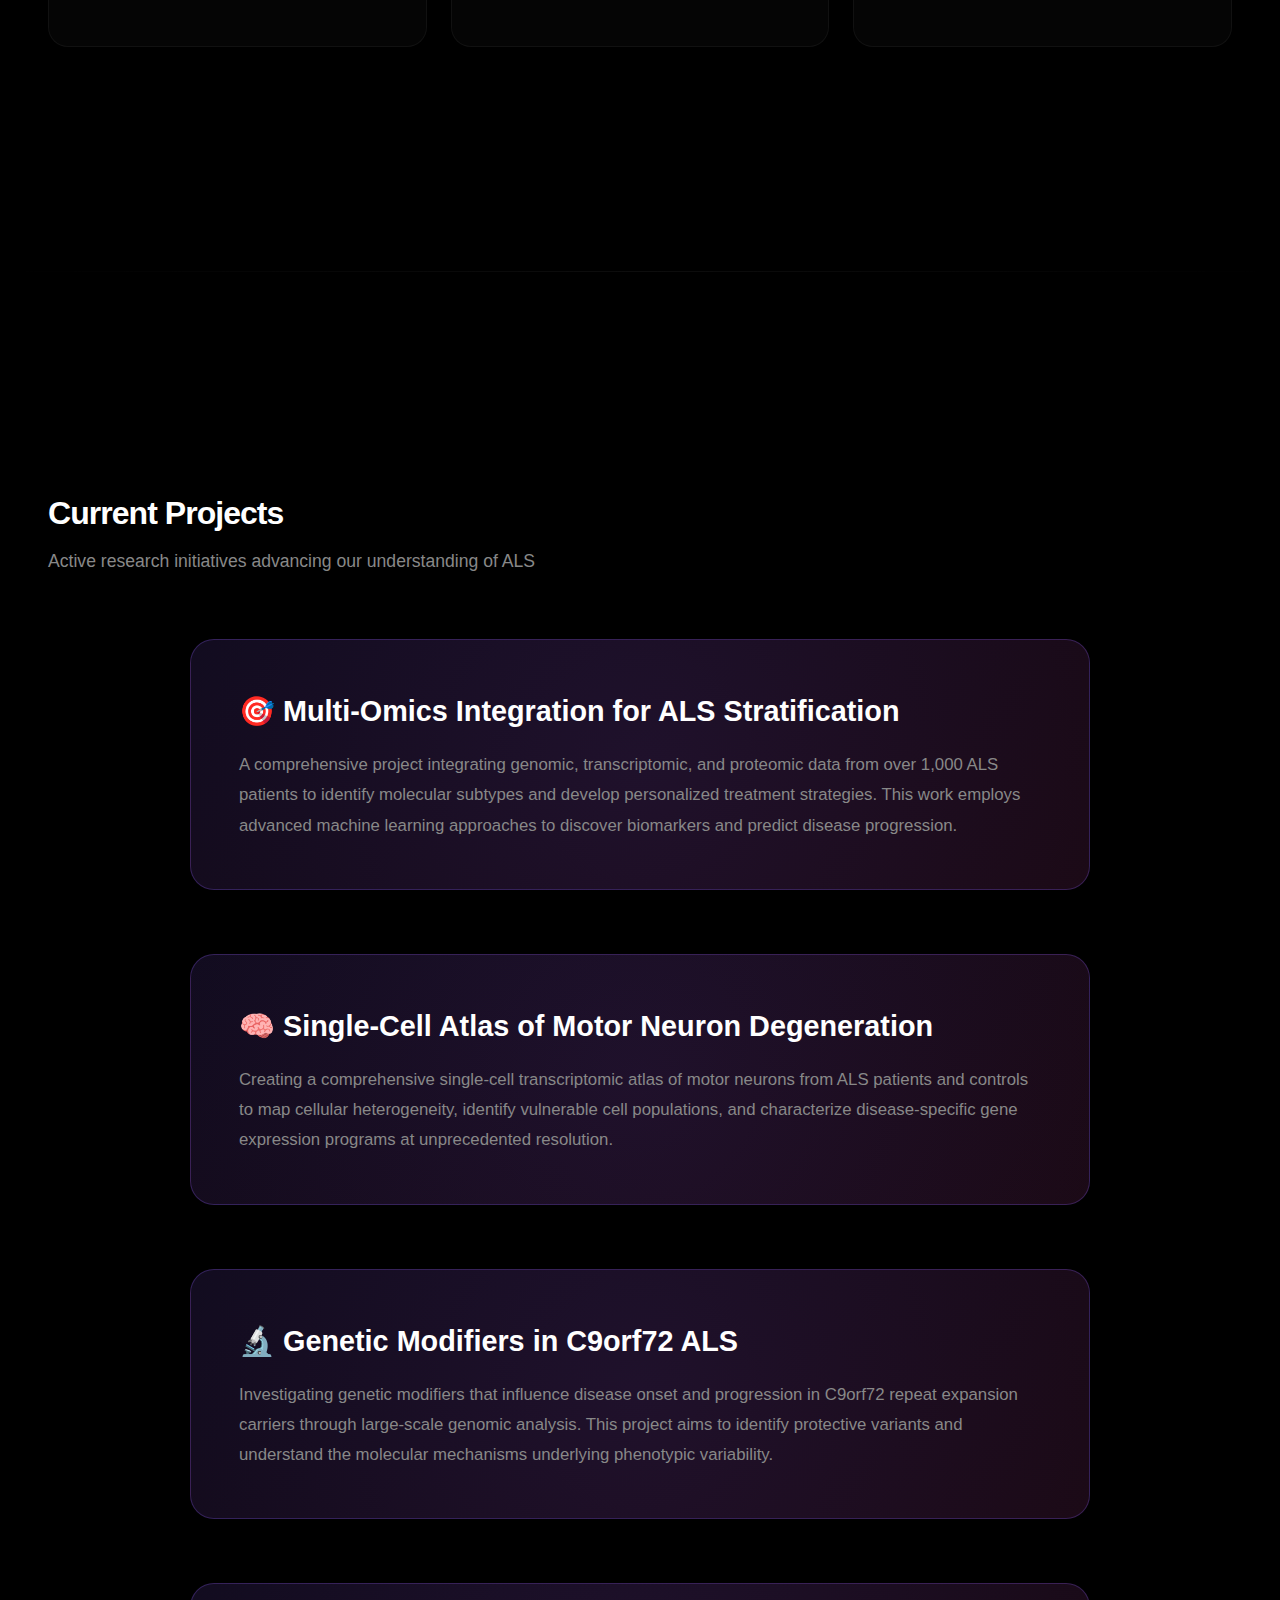
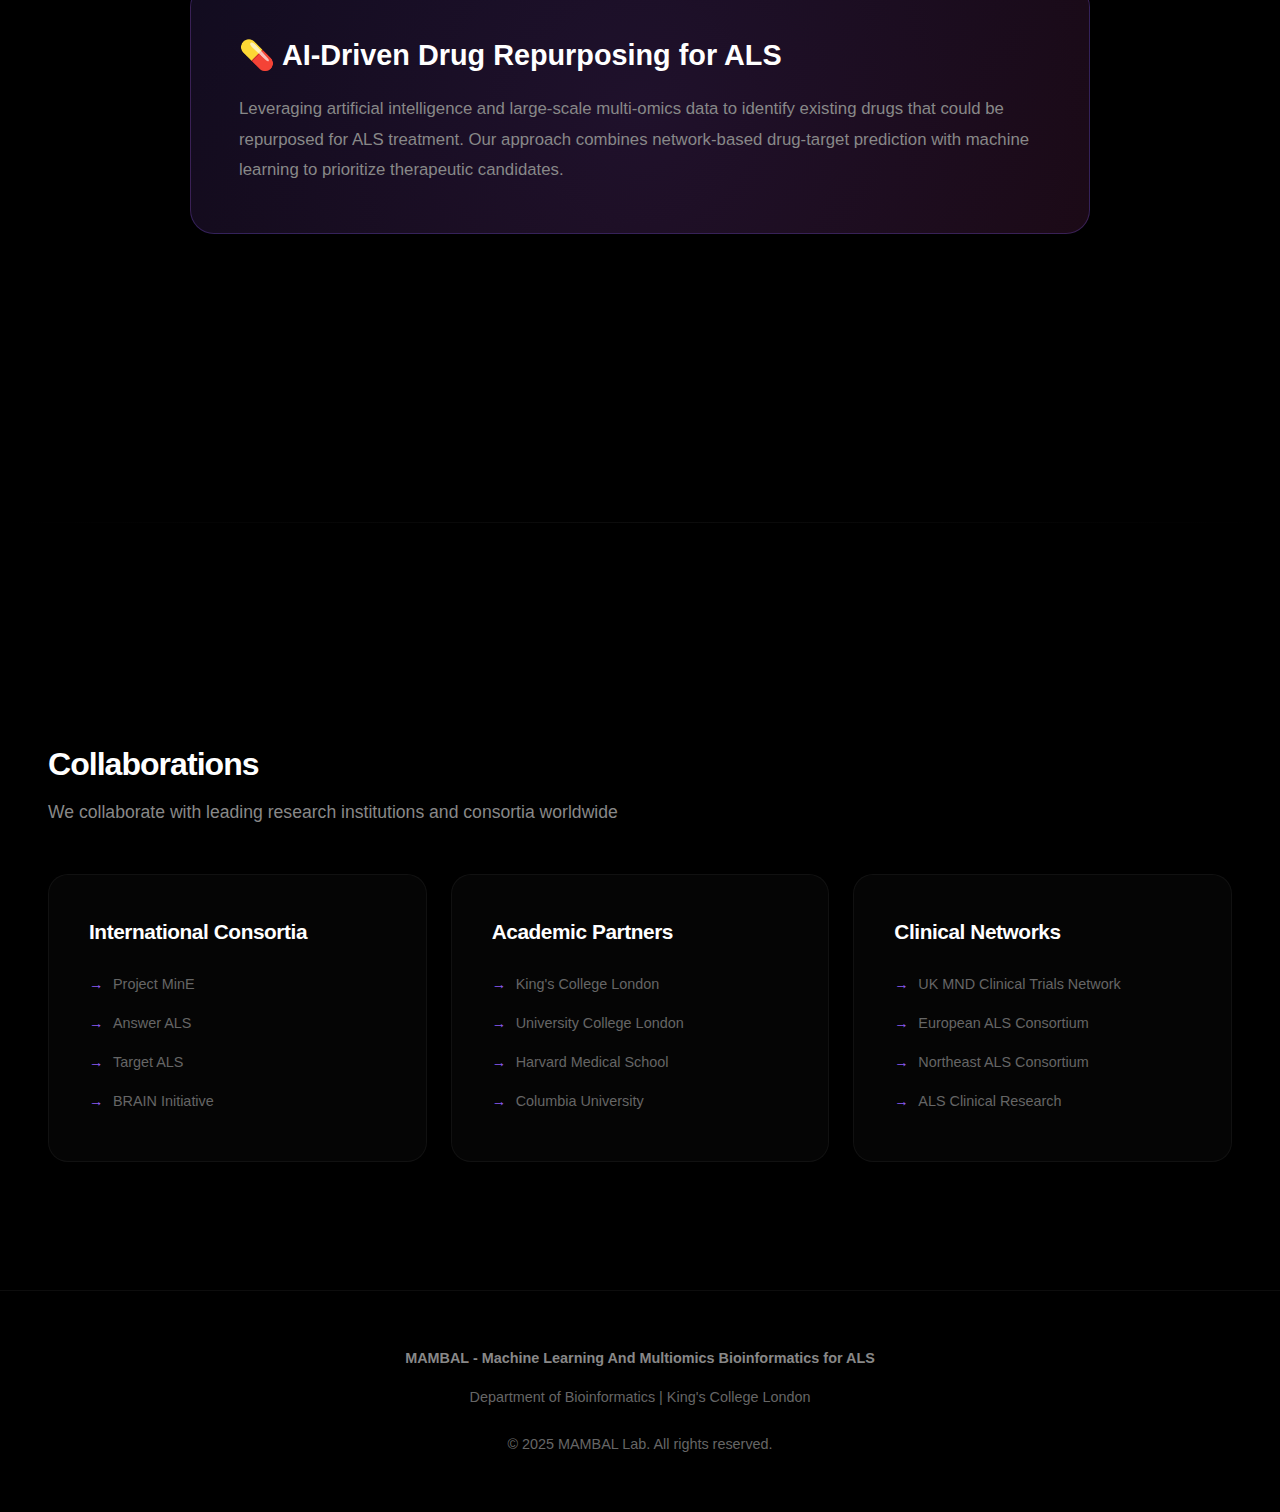
<file: research.html>
<!DOCTYPE html>
<html lang="en">
<head>
    <meta charset="UTF-8">
    <meta name="viewport" content="width=device-width, initial-scale=1.0">
    <title>Research - MAMBAL Lab</title>
    <link href="https://api.fontshare.com/v2/css?f[]=satoshi@300,400,500,600,700&display=swap" rel="stylesheet">
    <link rel="stylesheet" href="css/styles.css">
</head>
<body>
    <nav>
        <div class="container">
            <div class="logo">MAMBAL</div>
            <div class="nav-right">
                <ul>
                    <li><a href="index.html">Home</a></li>
                    <li><a href="research.html">Research</a></li>
                    <li><a href="team.html">Team</a></li>
                    <li><a href="publications.html">Publications</a></li>
                    <li><a href="contact.html">Contact</a></li>
                </ul>
                <div class="theme-toggle" onclick="toggleTheme()">
                    <div class="theme-icon" id="darkIcon">🌙</div>
                    <div class="theme-icon active" id="lightIcon">☀️</div>
                </div>
            </div>
        </div>
    </nav>
    </nav>

    <div class="page-header">
        <h1>Our Research</h1>
        <p>We combine computational biology, bioinformatics, and statistical modeling to address fundamental questions in ALS pathogenesis and motor neuron degeneration</p>
    </div>

    <section>
        <h2 class="section-title">Research Areas</h2>
        <p class="section-subtitle">Our lab employs cutting-edge computational approaches to investigate the molecular mechanisms underlying amyotrophic lateral sclerosis</p>
        
        <div class="research-grid">
            <div class="research-card">
                <div class="card-icon">🧬</div>
                <h3>Genomics & GWAS</h3>
                <p>Genome-wide association studies and whole-genome sequencing to identify genetic variants and rare mutations associated with familial and sporadic ALS</p>
                <ul>
                    <li>Large-scale GWAS meta-analysis</li>
                    <li>Rare variant association studies</li>
                    <li>Polygenic risk score development</li>
                    <li>Gene-environment interactions</li>
                </ul>
            </div>

            <div class="research-card">
                <div class="card-icon">📊</div>
                <h3>Transcriptomics</h3>
                <p>RNA-seq and single-cell transcriptomics to characterize gene expression patterns, cellular heterogeneity, and disease-specific signatures in motor neurons</p>
                <ul>
                    <li>Bulk RNA-seq analysis</li>
                    <li>Single-cell and spatial transcriptomics</li>
                    <li>Differential expression analysis</li>
                    <li>Cell-type deconvolution</li>
                </ul>
            </div>

            <div class="research-card">
                <div class="card-icon">🤖</div>
                <h3>Machine Learning & AI</h3>
                <p>Statistical learning and deep learning models for disease stratification, progression prediction, and biomarker discovery from multi-modal datasets</p>
                <ul>
                    <li>Deep learning for genomics</li>
                    <li>Predictive modeling</li>
                    <li>Disease subtype classification</li>
                    <li>Feature selection and interpretation</li>
                </ul>
            </div>

            <div class="research-card">
                <div class="card-icon">🔗</div>
                <h3>Network Biology</h3>
                <p>Systems-level analysis of molecular interaction networks, pathway enrichment, and identification of disease-relevant network modules</p>
                <ul>
                    <li>Protein-protein interaction networks</li>
                    <li>Co-expression network analysis</li>
                    <li>Pathway enrichment analysis</li>
                    <li>Network module identification</li>
                </ul>
            </div>

            <div class="research-card">
                <div class="card-icon">⚛️</div>
                <h3>Structural Modeling</h3>
                <p>Computational structure prediction and molecular dynamics simulations of ALS-associated proteins including TDP-43, SOD1, FUS, and C9orf72</p>
                <ul>
                    <li>AlphaFold structure prediction</li>
                    <li>Molecular dynamics simulations</li>
                    <li>Protein aggregation modeling</li>
                    <li>Drug-protein docking studies</li>
                </ul>
            </div>

            <div class="research-card">
                <div class="card-icon">💾</div>
                <h3>Data Integration</h3>
                <p>Development of integrated databases and pipelines that harmonize genomic, transcriptomic, proteomic, and clinical data for multi-omics analysis</p>
                <ul>
                    <li>Multi-omics data integration</li>
                    <li>Database development</li>
                    <li>Bioinformatics pipeline creation</li>
                    <li>Data harmonization methods</li>
                </ul>
            </div>
        </div>
    </section>

    <div class="section-divider"></div>

    <section>
        <h2 class="section-title">Current Projects</h2>
        <p class="section-subtitle">Active research initiatives advancing our understanding of ALS</p>

        <div class="highlight-card">
            <h3>🎯 Multi-Omics Integration for ALS Stratification</h3>
            <p>A comprehensive project integrating genomic, transcriptomic, and proteomic data from over 1,000 ALS patients to identify molecular subtypes and develop personalized treatment strategies. This work employs advanced machine learning approaches to discover biomarkers and predict disease progression.</p>
        </div>

        <div class="highlight-card">
            <h3>🧠 Single-Cell Atlas of Motor Neuron Degeneration</h3>
            <p>Creating a comprehensive single-cell transcriptomic atlas of motor neurons from ALS patients and controls to map cellular heterogeneity, identify vulnerable cell populations, and characterize disease-specific gene expression programs at unprecedented resolution.</p>
        </div>

        <div class="highlight-card">
            <h3>🔬 Genetic Modifiers in C9orf72 ALS</h3>
            <p>Investigating genetic modifiers that influence disease onset and progression in C9orf72 repeat expansion carriers through large-scale genomic analysis. This project aims to identify protective variants and understand the molecular mechanisms underlying phenotypic variability.</p>
        </div>

        <div class="highlight-card">
            <h3>💊 AI-Driven Drug Repurposing for ALS</h3>
            <p>Leveraging artificial intelligence and large-scale multi-omics data to identify existing drugs that could be repurposed for ALS treatment. Our approach combines network-based drug-target prediction with machine learning to prioritize therapeutic candidates.</p>
        </div>
    </section>

    <div class="section-divider"></div>

    <section>
        <h2 class="section-title">Collaborations</h2>
        <p class="section-subtitle">We collaborate with leading research institutions and consortia worldwide</p>

        <div class="research-grid">
            <div class="research-card">
                <h3>International Consortia</h3>
                <ul>
                    <li>Project MinE</li>
                    <li>Answer ALS</li>
                    <li>Target ALS</li>
                    <li>BRAIN Initiative</li>
                </ul>
            </div>

            <div class="research-card">
                <h3>Academic Partners</h3>
                <ul>
                    <li>King's College London</li>
                    <li>University College London</li>
                    <li>Harvard Medical School</li>
                    <li>Columbia University</li>
                </ul>
            </div>

            <div class="research-card">
                <h3>Clinical Networks</h3>
                <ul>
                    <li>UK MND Clinical Trials Network</li>
                    <li>European ALS Consortium</li>
                    <li>Northeast ALS Consortium</li>
                    <li>ALS Clinical Research</li>
                </ul>
            </div>
        </div>
    </section>

    <footer>
        <p style="color: var(--text-secondary); font-weight: 600; margin-bottom: 1rem;">MAMBAL - Machine Learning And Multiomics Bioinformatics for ALS</p>
        <p>Department of Bioinformatics | King's College London</p>
        <p style="margin-top: 1.5rem;">© 2025 MAMBAL Lab. All rights reserved.</p>
    </footer>

    <script src="js/theme.js"></script>
</body>
</html>
</file>
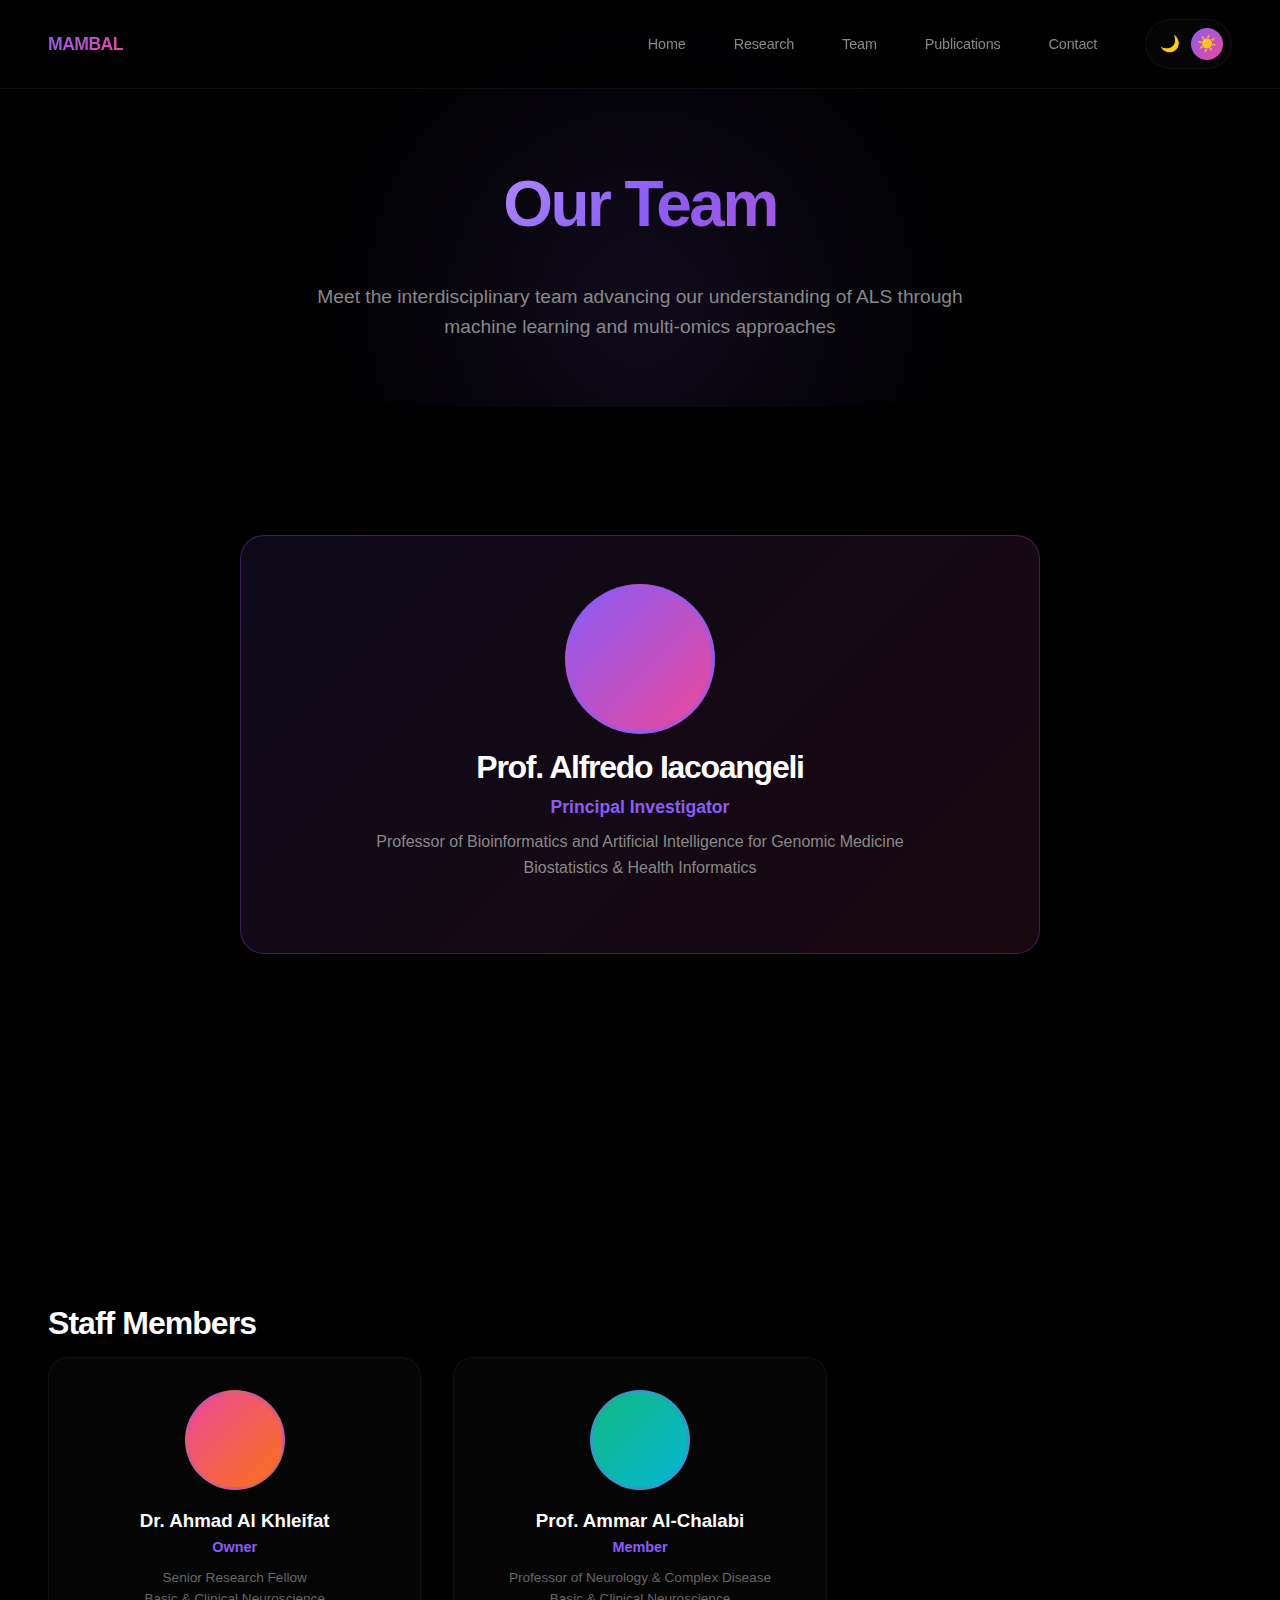
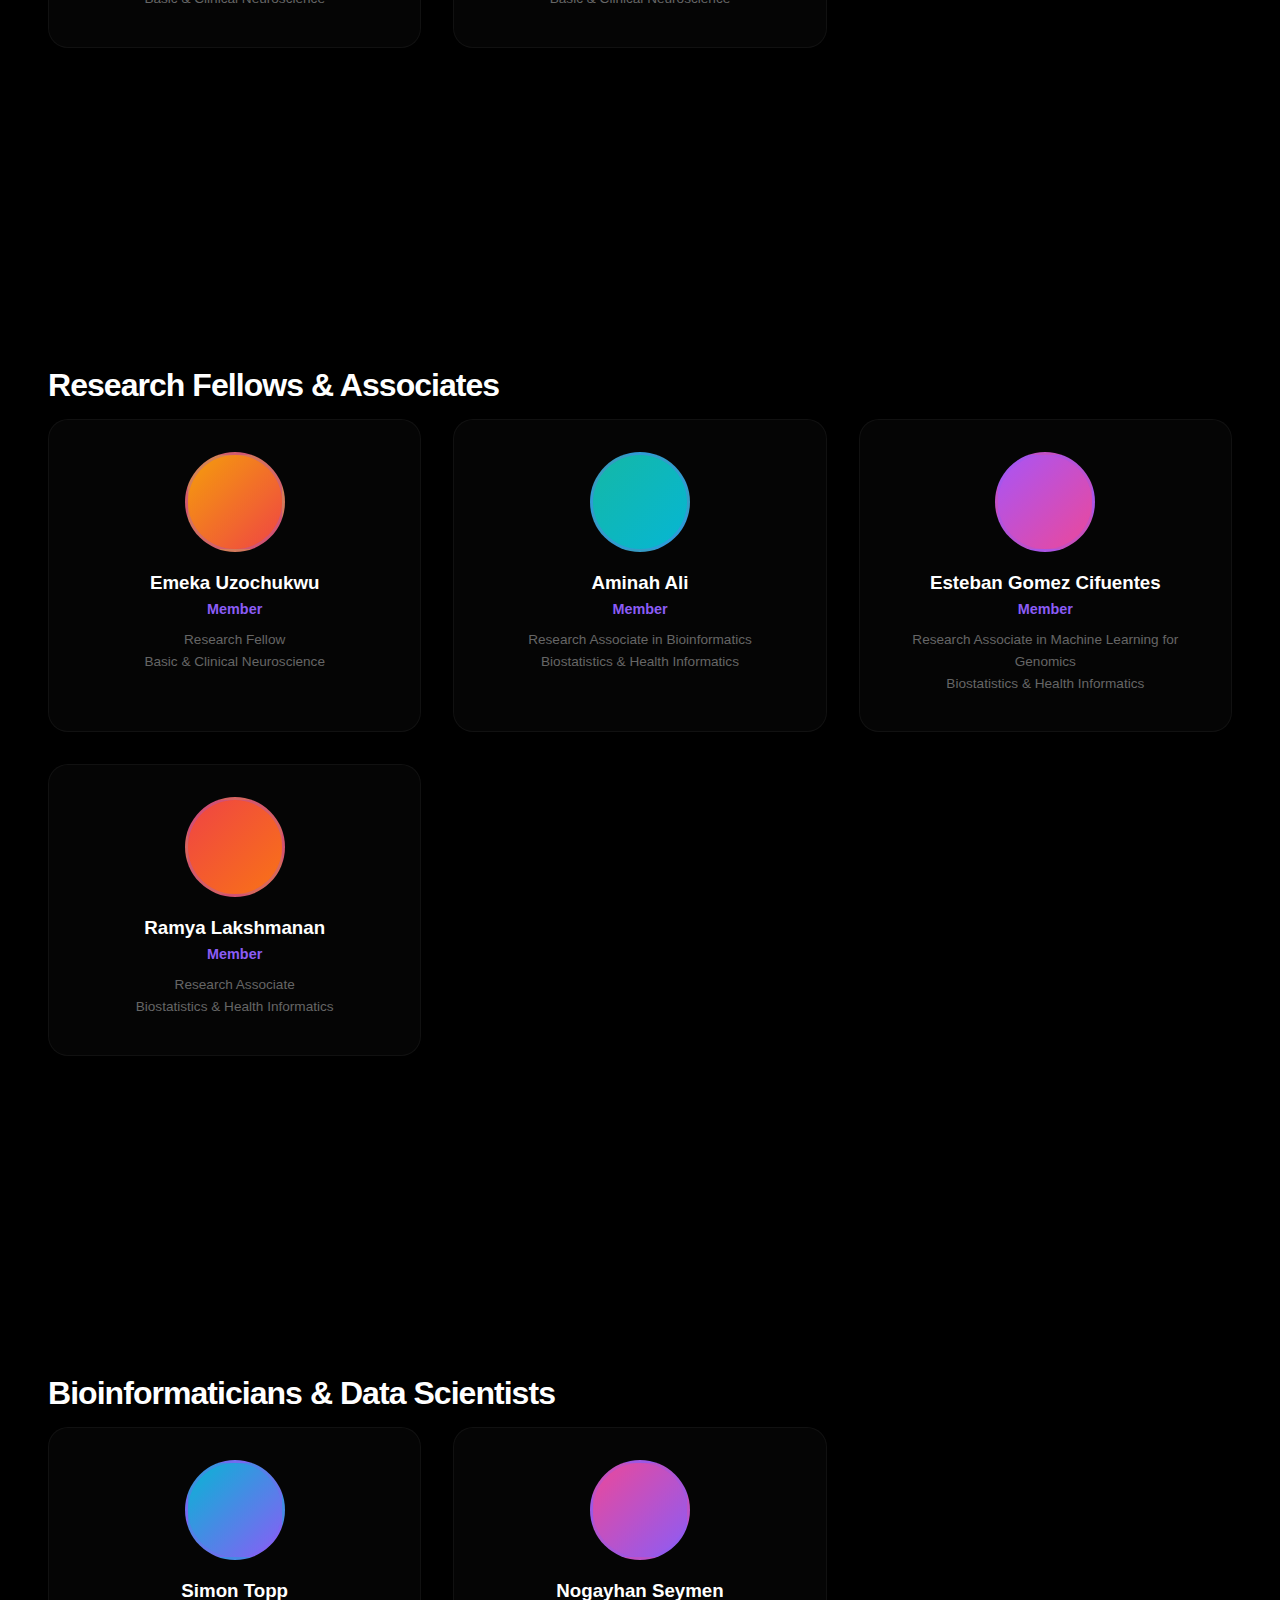
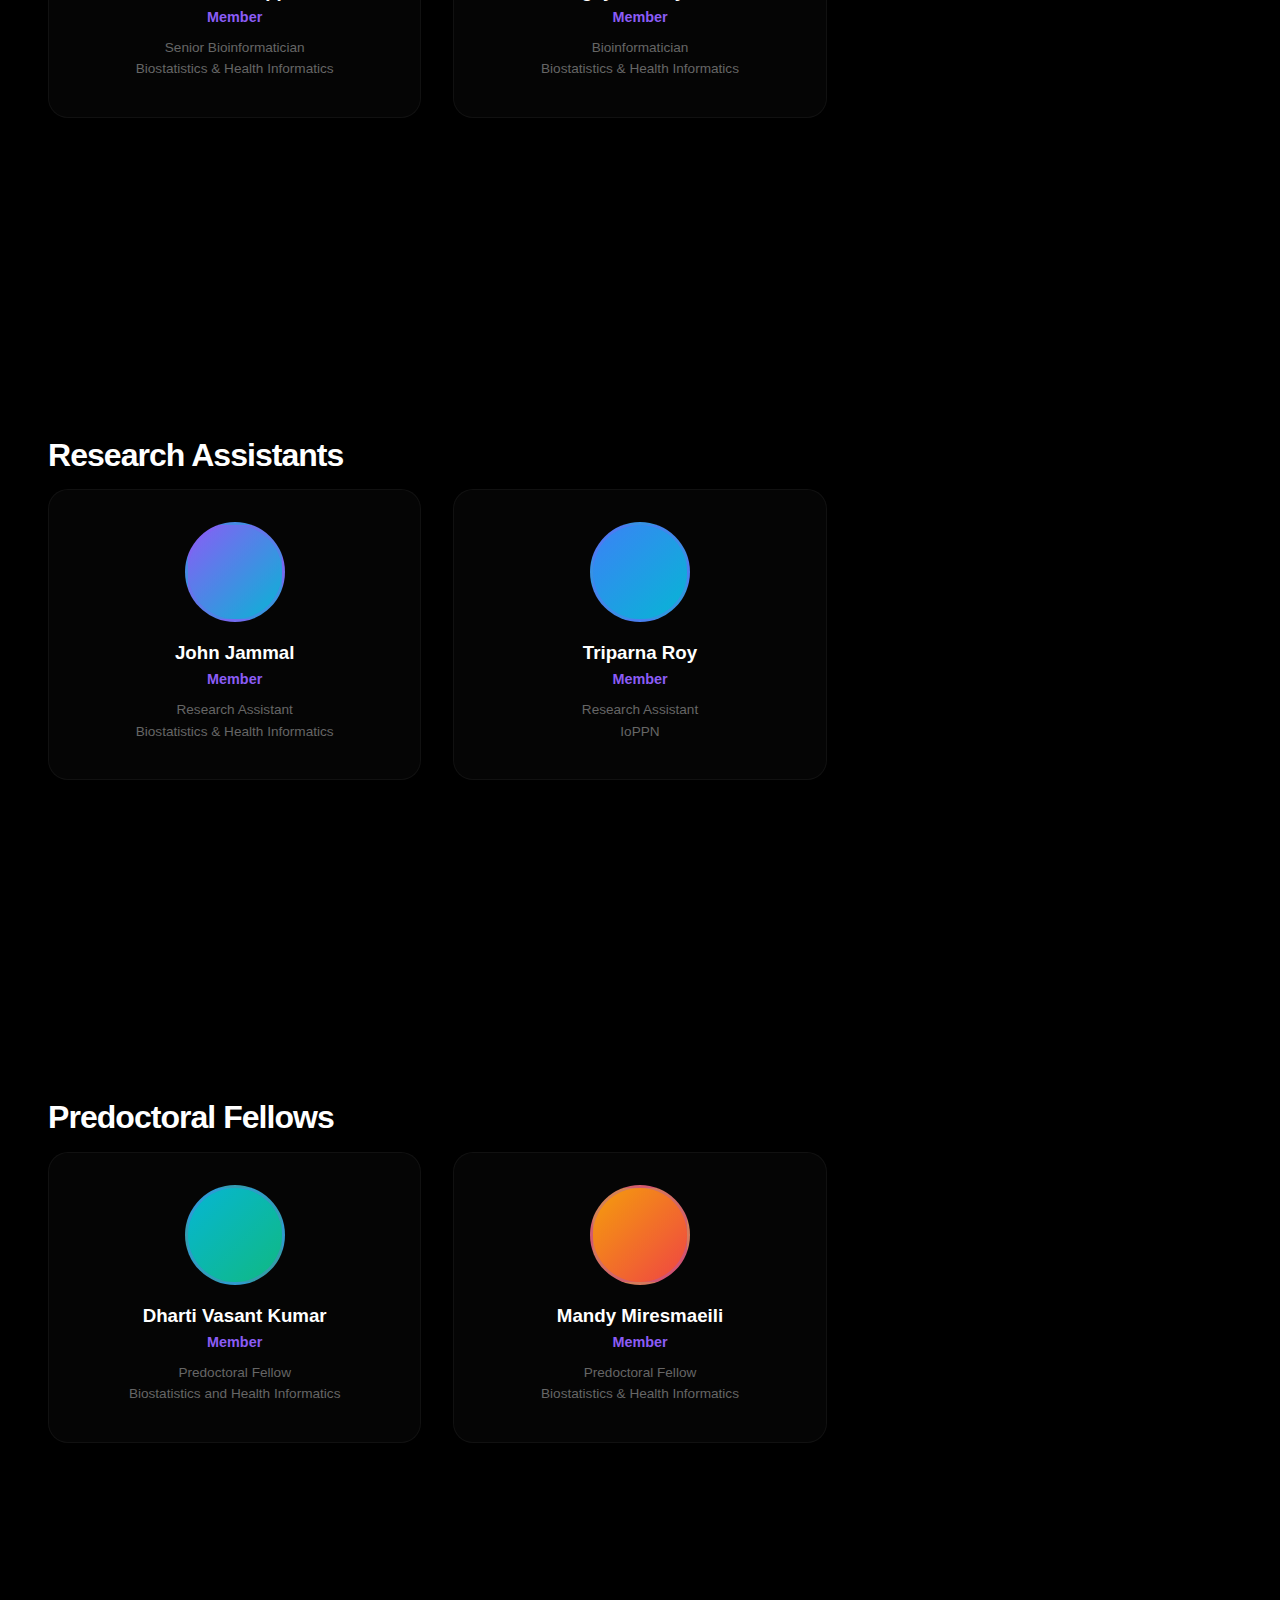
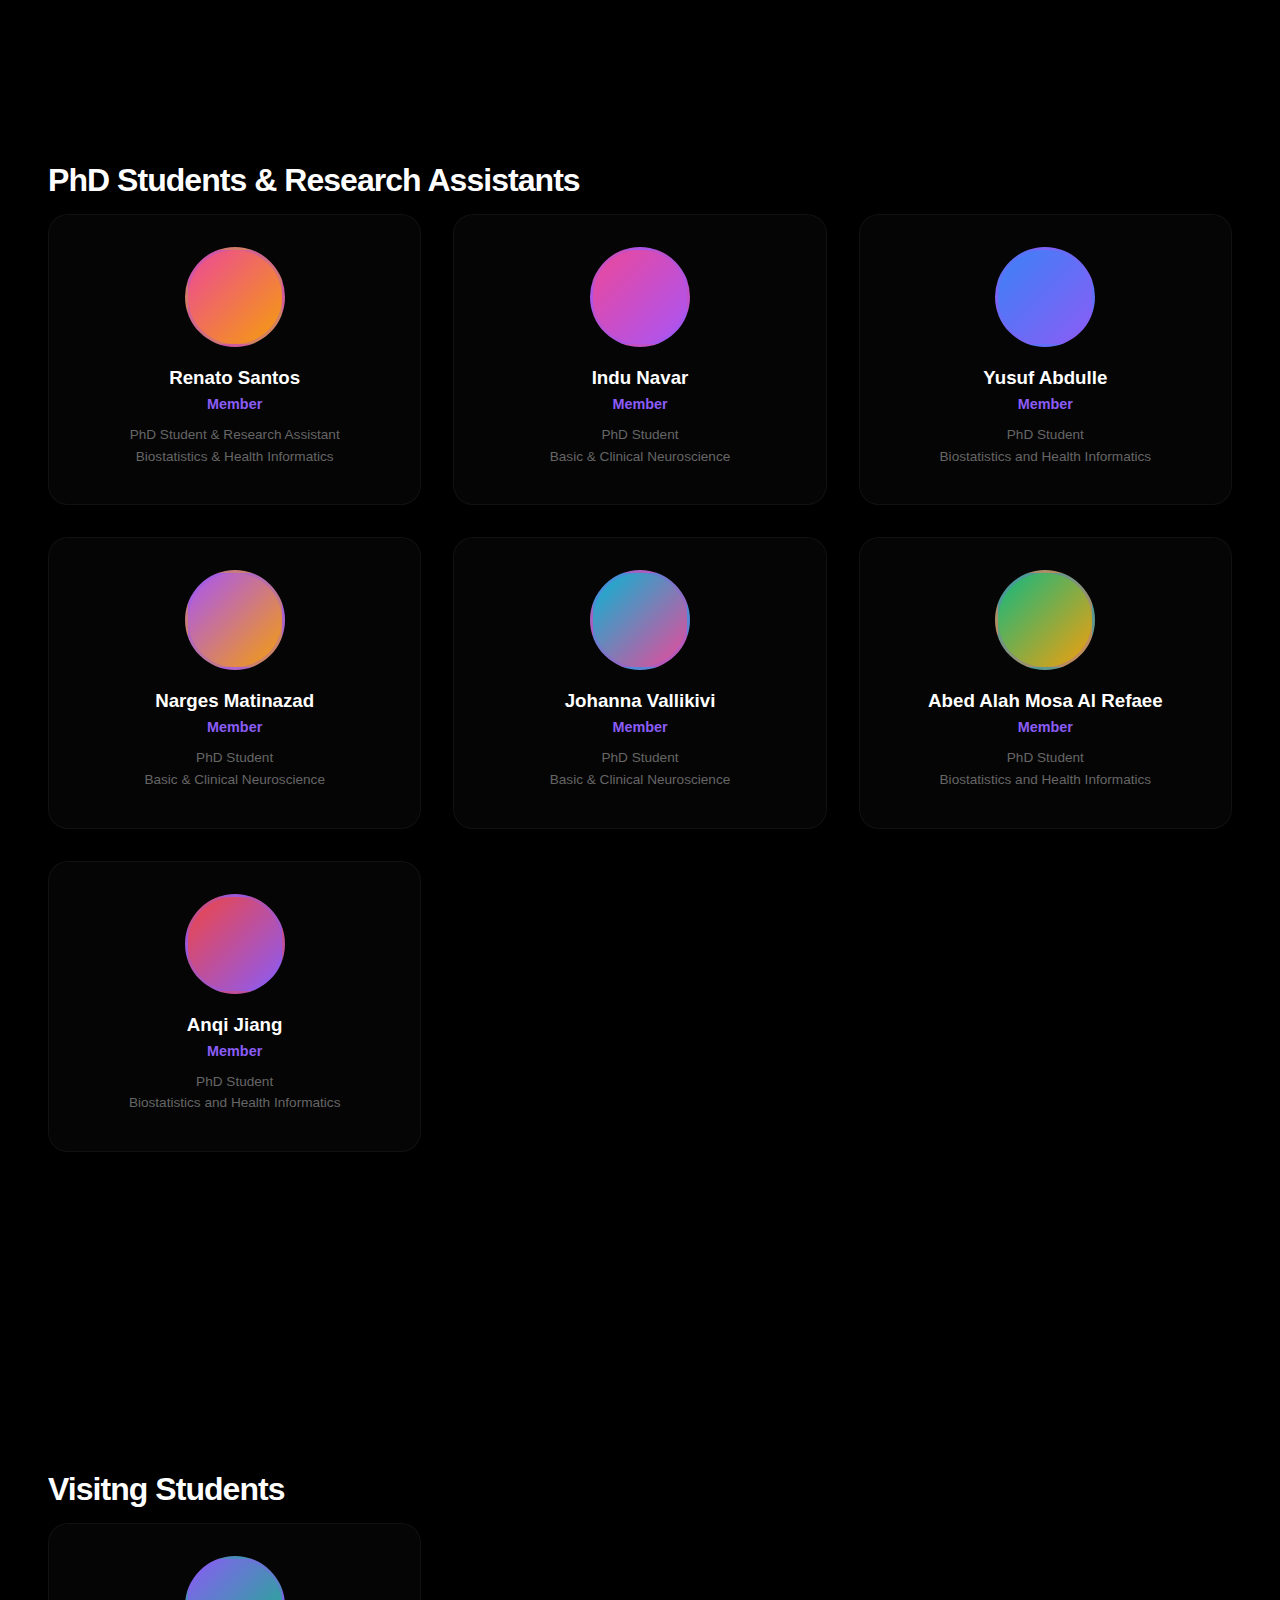
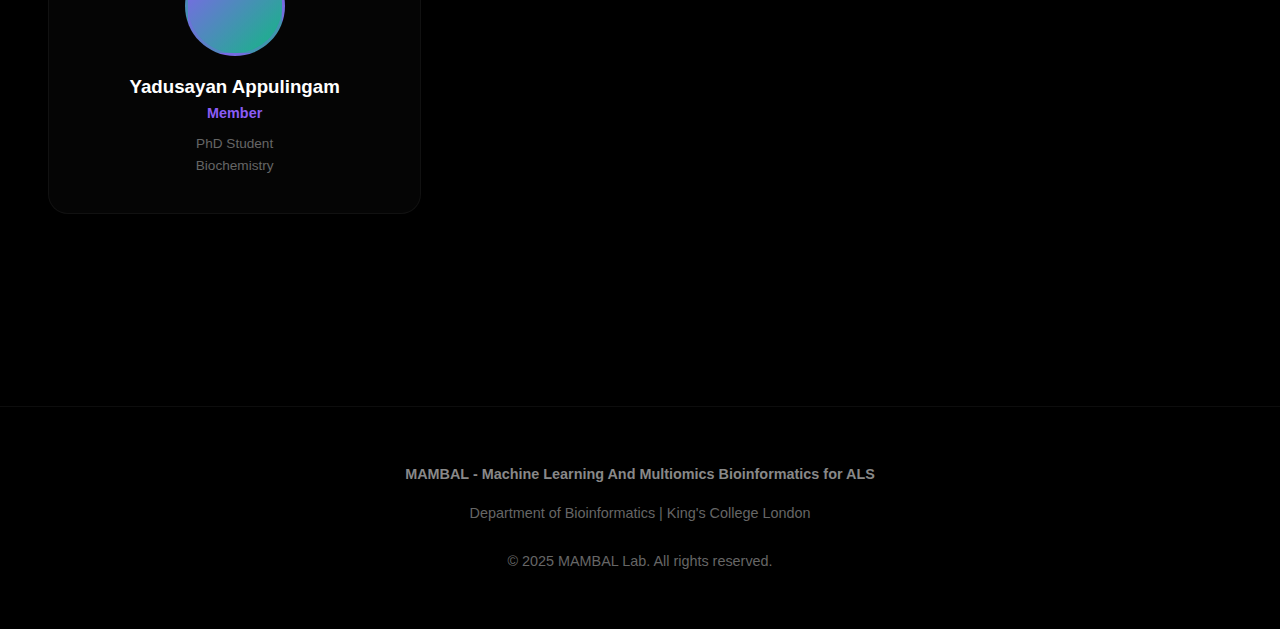
<file: team.html>
<!DOCTYPE html>
<html lang="en">
<head>
    <meta charset="UTF-8">
    <meta name="viewport" content="width=device-width, initial-scale=1.0">
    <title>Team - MAMBAL Lab</title>
    <link href="https://api.fontshare.com/v2/css?f[]=satoshi@300,400,500,600,700&display=swap" rel="stylesheet">
    <link rel="stylesheet" href="css/styles.css">
</head>
<body>
    <nav>
        <div class="container">
            <div class="logo">MAMBAL</div>
            <div class="nav-right">
                <ul>
                    <li><a href="index.html">Home</a></li>
                    <li><a href="research.html">Research</a></li>
                    <li><a href="team.html">Team</a></li>
                    <li><a href="publications.html">Publications</a></li>
                    <li><a href="contact.html">Contact</a></li>
                </ul>
                <div class="theme-toggle" onclick="toggleTheme()">
                    <div class="theme-icon" id="darkIcon">🌙</div>
                    <div class="theme-icon active" id="lightIcon">☀️</div>
                </div>
            </div>
        </div>
    </nav>

    <div class="page-header">
        <h1>Our Team</h1>
        <p>Meet the interdisciplinary team advancing our understanding of ALS through machine learning and multi-omics approaches</p>
    </div>

    <section class="pi-section">
        <div class="pi-card">
            <div class="avatar"></div>
            <h2>Prof. Alfredo Iacoangeli</h2>
            <p class="title">Principal Investigator</p>
            <p class="department">Professor of Bioinformatics and Artificial Intelligence for Genomic Medicine<br>Biostatistics & Health Informatics</p>
        </div>
    </section>

    <section>
        <h2 class="section-title">Staff Members</h2>
        <div class="team-grid">
            <div class="team-card">
                <div class="avatar" style="background: linear-gradient(135deg, #ec4899 0%, #f97316 100%);"></div>
                <h3>Dr. Ahmad Al Khleifat</h3>
                <p class="role">Owner</p>
                <p class="department">Senior Research Fellow<br>Basic & Clinical Neuroscience</p>
            </div>
            <div class="team-card">
                <div class="avatar" style="background: linear-gradient(135deg, #10b981 0%, #06b6d4 100%);"></div>
                <h3>Prof. Ammar Al-Chalabi</h3>
                <p class="role">Member</p>
                <p class="department">Professor of Neurology & Complex Disease<br>Basic & Clinical Neuroscience</p>
            </div>
        </div>
    </section>

    <section>
        <h2 class="section-title">Research Fellows & Associates</h2>
        <div class="team-grid">
            <div class="team-card">
                <div class="avatar" style="background: linear-gradient(135deg, #f59e0b 0%, #ef4444 100%);"></div>
                <h3>Emeka Uzochukwu</h3>
                <p class="role">Member</p>
                <p class="department">Research Fellow<br>Basic & Clinical Neuroscience</p>
            </div>
            <div class="team-card">
                <div class="avatar" style="background: linear-gradient(135deg, #14b8a6 0%, #06b6d4 100%);"></div>
                <h3>Aminah Ali</h3>
                <p class="role">Member</p>
                <p class="department">Research Associate in Bioinformatics<br>Biostatistics & Health Informatics</p>
            </div>
            <div class="team-card">
                <div class="avatar" style="background: linear-gradient(135deg, #a855f7 0%, #ec4899 100%);"></div>
                <h3>Esteban Gomez Cifuentes</h3>
                <p class="role">Member</p>
                <p class="department">Research Associate in Machine Learning for Genomics<br>Biostatistics & Health Informatics</p>
            </div>
            <div class="team-card">
                <div class="avatar" style="background: linear-gradient(135deg, #ef4444 0%, #f97316 100%);"></div>
                <h3>Ramya Lakshmanan</h3>
                <p class="role">Member</p>
                <p class="department">Research Associate<br>Biostatistics & Health Informatics</p>
            </div>
        </div>
    </section>

    <section>
        <h2 class="section-title">Bioinformaticians & Data Scientists</h2>
        <div class="team-grid">
            <div class="team-card">
                <div class="avatar" style="background: linear-gradient(135deg, #06b6d4 0%, #8b5cf6 100%);"></div>
                <h3>Simon Topp</h3>
                <p class="role">Member</p>
                <p class="department">Senior Bioinformatician<br>Biostatistics & Health Informatics</p>
            </div>
            <div class="team-card">
                <div class="avatar" style="background: linear-gradient(135deg, #ec4899 0%, #8b5cf6 100%);"></div>
                <h3>Nogayhan Seymen</h3>
                <p class="role">Member</p>
                <p class="department">Bioinformatician<br>Biostatistics & Health Informatics</p>
            </div>
        </div>
    </section>

    <section>
        <h2 class="section-title">Research Assistants</h2>
        <div class="team-grid">
            <div class="team-card">
                <div class="avatar" style="background: linear-gradient(135deg, #8b5cf6 0%, #06b6d4 100%);"></div>
                <h3>John Jammal</h3>
                <p class="role">Member</p>
                <p class="department">Research Assistant<br>Biostatistics & Health Informatics</p>
            </div>
            <div class="team-card">
                <div class="avatar" style="background: linear-gradient(135deg, #3b82f6 0%, #06b6d4 100%);"></div>
                <h3>Triparna Roy</h3>
                <p class="role">Member</p>
                <p class="department">Research Assistant<br>IoPPN</p>
            </div>
        </div>
    </section>

    <section>
        <h2 class="section-title">Predoctoral Fellows</h2>
        <div class="team-grid">
            <div class="team-card">
                <div class="avatar" style="background: linear-gradient(135deg, #06b6d4 0%, #10b981 100%);"></div>
                <h3>Dharti Vasant Kumar</h3>
                <p class="role">Member</p>
                <p class="department">Predoctoral Fellow<br>Biostatistics and Health Informatics</p>
            </div>
            <div class="team-card">
                <div class="avatar" style="background: linear-gradient(135deg, #f59e0b 0%, #ef4444 100%);"></div>
                <h3>Mandy Miresmaeili</h3>
                <p class="role">Member</p>
                <p class="department">Predoctoral Fellow<br>Biostatistics & Health Informatics</p>
            </div>
        </div>
    </section>


    <section>
        <h2 class="section-title">PhD Students & Research Assistants</h2>
        <div class="team-grid">
            <div class="team-card">
                <div class="avatar" style="background: linear-gradient(135deg, #ec4899 0%, #f59e0b 100%);"></div>
                <h3>Renato Santos</h3>
                <p class="role">Member</p>
                <p class="department">PhD Student & Research Assistant<br>Biostatistics & Health Informatics</p>
            </div>
            <div class="team-card">
                <div class="avatar" style="background: linear-gradient(135deg, #ec4899 0%, #a855f7 100%);"></div>
                <h3>Indu Navar</h3>
                <p class="role">Member</p>
                <p class="department">PhD Student<br>Basic & Clinical Neuroscience</p>
            </div>
            <div class="team-card">
                <div class="avatar" style="background: linear-gradient(135deg, #3b82f6 0%, #8b5cf6 100%);"></div>
                <h3>Yusuf Abdulle</h3>
                <p class="role">Member</p>
                <p class="department">PhD Student<br>Biostatistics and Health Informatics</p>
            </div>
            <div class="team-card">
                <div class="avatar" style="background: linear-gradient(135deg, #a855f7 0%, #f59e0b 100%);"></div>
                <h3>Narges Matinazad</h3>
                <p class="role">Member</p>
                <p class="department">PhD Student<br>Basic & Clinical Neuroscience</p>
            </div>
            <div class="team-card">
                <div class="avatar" style="background: linear-gradient(135deg, #06b6d4 0%, #ec4899 100%);"></div>
                <h3>Johanna Vallikivi</h3>
                <p class="role">Member</p>
                <p class="department">PhD Student<br>Basic & Clinical Neuroscience</p>
            </div>
            <div class="team-card">
                <div class="avatar" style="background: linear-gradient(135deg, #10b981 0%, #f59e0b 100%);"></div>
                <h3>Abed Alah Mosa Al Refaee</h3>
                <p class="role">Member</p>
                <p class="department">PhD Student<br>Biostatistics and Health Informatics</p>
            </div>
            <div class="team-card">
                <div class="avatar" style="background: linear-gradient(135deg, #ef4444 0%, #8b5cf6 100%);"></div>
                <h3>Anqi Jiang</h3>
                <p class="role">Member</p>
                <p class="department">PhD Student<br>Biostatistics and Health Informatics</p>
            </div>
        </div>
    </section>

    <section>
        <h2 class="section-title">Visitng Students</h2>
        <div class="team-grid">
            <div class="team-card">
                <div class="avatar" style="background: linear-gradient(135deg, #8b5cf6 0%, #10b981 100%);"></div>
                <h3>Yadusayan Appulingam</h3>
                <p class="role">Member</p>
                <p class="department">PhD Student<br>Biochemistry</p>
            </div>
    </section>

    <footer>
        <p style="color: var(--text-secondary); font-weight: 600; margin-bottom: 1rem;">MAMBAL - Machine Learning And Multiomics Bioinformatics for ALS</p>
        <p>Department of Bioinformatics | King's College London</p>
        <p style="margin-top: 1.5rem;">© 2025 MAMBAL Lab. All rights reserved.</p>
    </footer>

    <script src="js/theme.js"></script>
</body>
</html>
</file>
<file: css/styles.css>
* {
    margin: 0;
    padding: 0;
    box-sizing: border-box;
}

:root {
    --bg-primary: #000000;
    --bg-secondary: #0a0a0a;
    --text-primary: #ffffff;
    --text-secondary: #888888;
    --text-tertiary: #666666;
    --border-color: rgba(255, 255, 255, 0.05);
    --card-bg: rgba(255, 255, 255, 0.02);
    --card-hover: rgba(139, 92, 246, 0.05);
    --gradient-start: #8b5cf6;
    --gradient-end: #ec4899;
    --nav-bg: rgba(0, 0, 0, 0.6);
}

[data-theme="light"] {
    --bg-primary: #ffffff;
    --bg-secondary: #f9fafb;
    --text-primary: #111827;
    --text-secondary: #6b7280;
    --text-tertiary: #9ca3af;
    --border-color: rgba(0, 0, 0, 0.1);
    --card-bg: rgba(0, 0, 0, 0.02);
    --card-hover: rgba(139, 92, 246, 0.05);
    --nav-bg: rgba(255, 255, 255, 0.8);
}

body {
    font-family: 'Satoshi', -apple-system, BlinkMacSystemFont, sans-serif;
    background: var(--bg-primary);
    color: var(--text-primary);
    line-height: 1.6;
    overflow-x: hidden;
    transition: background 0.3s, color 0.3s;
}

nav {
    position: fixed;
    top: 0;
    width: 100%;
    background: var(--nav-bg);
    backdrop-filter: blur(20px);
    border-bottom: 1px solid var(--border-color);
    z-index: 1000;
    padding: 1.2rem 0;
    transition: background 0.3s, border-color 0.3s;
}

nav .container {
    max-width: 1400px;
    margin: 0 auto;
    padding: 0 3rem;
    display: flex;
    justify-content: space-between;
    align-items: center;
}

.logo {
    font-size: 1.1rem;
    font-weight: 700;
    letter-spacing: -0.03em;
    background: linear-gradient(135deg, var(--gradient-start) 0%, var(--gradient-end) 100%);
    -webkit-background-clip: text;
    -webkit-text-fill-color: transparent;
    background-clip: text;
}

.nav-right {
    display: flex;
    align-items: center;
    gap: 3rem;
}

nav ul {
    display: flex;
    gap: 3rem;
    list-style: none;
}

nav a {
    text-decoration: none;
    color: var(--text-secondary);
    font-weight: 500;
    font-size: 0.9rem;
    transition: color 0.3s;
    letter-spacing: -0.01em;
}

nav a:hover {
    color: var(--text-primary);
}

.theme-toggle {
    background: var(--card-bg);
    border: 1px solid var(--border-color);
    border-radius: 50px;
    padding: 0.5rem;
    cursor: pointer;
    display: flex;
    align-items: center;
    gap: 0.3rem;
    transition: all 0.3s;
}

.theme-toggle:hover {
    border-color: var(--gradient-start);
}

.theme-icon {
    width: 32px;
    height: 32px;
    border-radius: 50%;
    display: flex;
    align-items: center;
    justify-content: center;
    font-size: 1rem;
    transition: all 0.3s;
}

.theme-icon.active {
    background: linear-gradient(135deg, var(--gradient-start) 0%, var(--gradient-end) 100%);
}

.hero {
    min-height: 100vh;
    display: flex;
    align-items: center;
    justify-content: center;
    position: relative;
    overflow: hidden;
    padding: 2rem;
    background: radial-gradient(ellipse at top, rgba(139, 92, 246, 0.15) 0%, transparent 50%),
                radial-gradient(ellipse at bottom, rgba(236, 72, 153, 0.15) 0%, transparent 50%);
}

[data-theme="light"] .hero {
    background: radial-gradient(ellipse at top, rgba(139, 92, 246, 0.08) 0%, transparent 50%),
                radial-gradient(ellipse at bottom, rgba(236, 72, 153, 0.08) 0%, transparent 50%);
}

.hero-glow {
    position: absolute;
    width: 1000px;
    height: 1000px;
    border-radius: 50%;
    background: radial-gradient(circle, rgba(139, 92, 246, 0.2) 0%, transparent 70%);
    filter: blur(100px);
    animation: glowPulse 8s ease-in-out infinite;
    left: -20%;
    top: -10%;
}

[data-theme="light"] .hero-glow {
    background: radial-gradient(circle, rgba(139, 92, 246, 0.1) 0%, transparent 70%);
}

.hero-glow:nth-child(2) {
    background: radial-gradient(circle, rgba(236, 72, 153, 0.2) 0%, transparent 70%);
    animation-delay: 2s;
    right: -20%;
    left: auto;
    top: 20%;
}

[data-theme="light"] .hero-glow:nth-child(2) {
    background: radial-gradient(circle, rgba(236, 72, 153, 0.1) 0%, transparent 70%);
}

@keyframes glowPulse {
    0%, 100% { transform: scale(1); opacity: 0.5; }
    50% { transform: scale(1.3); opacity: 0.8; }
}

.hero-content {
    position: relative;
    z-index: 10;
    text-align: center;
    max-width: 1100px;
    padding-bottom: 2rem;
}

.hero-badge {
    display: inline-flex;
    align-items: center;
    gap: 0.5rem;
    padding: 0.5rem 1.2rem;
    background: rgba(139, 92, 246, 0.1);
    border: 1px solid rgba(139, 92, 246, 0.3);
    border-radius: 50px;
    font-size: 0.85rem;
    margin-bottom: 2rem;
    color: #c4b5fd;
    font-weight: 500;
}

[data-theme="light"] .hero-badge {
    color: #7c3aed;
}

.hero-badge span {
    width: 6px;
    height: 6px;
    background: var(--gradient-start);
    border-radius: 50%;
    animation: pulse 2s ease-in-out infinite;
}

@keyframes pulse {
    0%, 100% { opacity: 1; transform: scale(1); }
    50% { opacity: 0.5; transform: scale(1.2); }
}

h1 {
    font-size: 6rem;
    font-weight: 700;
    letter-spacing: -0.05em;
    margin-bottom: 4rem;
    padding-bottom: 1rem;
    line-height: 1.4;
    background: linear-gradient(135deg, var(--text-primary) 0%, var(--gradient-start) 50%, var(--gradient-end) 100%);
    -webkit-background-clip: text;
    -webkit-text-fill-color: transparent;
    background-clip: text;
    animation: fadeInUp 1s ease-out;
    overflow: visible;
}

@keyframes fadeInUp {
    from { opacity: 0; transform: translateY(30px); }
    to { opacity: 1; transform: translateY(0); }
}

.hero-subtitle {
    font-size: 1.4rem;
    color: var(--text-secondary);
    font-weight: 400;
    max-width: 800px;
    margin: 0 auto 3rem;
    line-height: 1.6;
    animation: fadeInUp 1s ease-out 0.2s backwards;
}

.hero-cta {
    display: flex;
    gap: 1rem;
    justify-content: center;
    animation: fadeInUp 1s ease-out 0.4s backwards;
}

.btn-primary {
    padding: 1rem 2rem;
    background: linear-gradient(135deg, var(--gradient-start) 0%, var(--gradient-end) 100%);
    color: white;
    text-decoration: none;
    border-radius: 12px;
    font-weight: 600;
    font-size: 0.95rem;
    transition: transform 0.3s, box-shadow 0.3s;
    border: none;
}

.btn-primary:hover {
    transform: translateY(-2px);
    box-shadow: 0 20px 40px rgba(139, 92, 246, 0.4);
}

.btn-secondary {
    padding: 1rem 2rem;
    background: var(--card-bg);
    color: var(--text-primary);
    text-decoration: none;
    border-radius: 12px;
    font-weight: 600;
    font-size: 0.95rem;
    border: 1px solid var(--border-color);
    transition: all 0.3s;
}

.btn-secondary:hover {
    background: var(--card-hover);
    border-color: var(--gradient-start);
}

.stats-bar {
    position: absolute;
    bottom: 4rem;
    left: 50%;
    transform: translateX(-50%);
    display: flex;
    gap: 4rem;
    padding: 2rem 3rem;
    background: var(--nav-bg);
    backdrop-filter: blur(20px);
    border-radius: 20px;
    border: 1px solid var(--border-color);
}

.stat-item {
    text-align: center;
}

.stat-number {
    font-size: 2.5rem;
    font-weight: 700;
    background: linear-gradient(135deg, var(--gradient-start) 0%, var(--gradient-end) 100%);
    -webkit-background-clip: text;
    -webkit-text-fill-color: transparent;
    background-clip: text;
    display: block;
}

.stat-label {
    font-size: 0.85rem;
    color: var(--text-tertiary);
    margin-top: 0.3rem;
}

section {
    padding: 8rem 3rem;
    position: relative;
    max-width: 1400px;
    margin: 0 auto;
}

.section-header {
    margin-bottom: 4rem;
}

.section-tag {
    display: inline-block;
    padding: 0.4rem 1rem;
    background: rgba(139, 92, 246, 0.1);
    border: 1px solid rgba(139, 92, 246, 0.3);
    border-radius: 50px;
    font-size: 0.8rem;
    color: #c4b5fd;
    font-weight: 600;
    margin-bottom: 1rem;
    text-transform: uppercase;
    letter-spacing: 0.05em;
}

[data-theme="light"] .section-tag {
    color: #7c3aed;
}

h2 {
    font-size: 3.5rem;
    font-weight: 700;
    letter-spacing: -0.04em;
    margin-bottom: 1rem;
    line-height: 1.1;
}

.section-description {
    font-size: 1.2rem;
    color: var(--text-secondary);
    max-width: 700px;
}

.research-grid {
    display: grid;
    grid-template-columns: repeat(3, 1fr);
    gap: 1.5rem;
}

.research-card {
    padding: 2.5rem;
    background: var(--card-bg);
    border: 1px solid var(--border-color);
    border-radius: 20px;
    transition: all 0.4s cubic-bezier(0.4, 0, 0.2, 1);
    position: relative;
    overflow: hidden;
}

.research-card::before {
    content: '';
    position: absolute;
    top: 0;
    left: 0;
    right: 0;
    height: 1px;
    background: linear-gradient(90deg, transparent, var(--gradient-start), transparent);
    opacity: 0;
    transition: opacity 0.4s;
}

.research-card:hover {
    transform: translateY(-8px);
    background: var(--card-hover);
    border-color: rgba(139, 92, 246, 0.3);
    box-shadow: 0 20px 60px rgba(139, 92, 246, 0.2);
}

.research-card:hover::before {
    opacity: 1;
}

.card-icon {
    width: 50px;
    height: 50px;
    background: linear-gradient(135deg, var(--gradient-start) 0%, var(--gradient-end) 100%);
    border-radius: 12px;
    margin-bottom: 1.5rem;
    display: flex;
    align-items: center;
    justify-content: center;
    font-size: 1.5rem;
}

.research-card h3 {
    font-size: 1.3rem;
    font-weight: 600;
    margin-bottom: 1rem;
    letter-spacing: -0.02em;
}

.research-card p {
    color: var(--text-secondary);
    line-height: 1.7;
    font-size: 0.95rem;
}

.team-showcase {
    display: grid;
    grid-template-columns: repeat(4, 1fr);
    gap: 2rem;
}

.team-card {
    text-align: center;
    padding: 2rem;
    background: var(--card-bg);
    border: 1px solid var(--border-color);
    border-radius: 20px;
    transition: all 0.3s;
}

.team-card:hover {
    transform: translateY(-8px);
    background: var(--card-hover);
    border-color: rgba(139, 92, 246, 0.3);
}

.avatar {
    width: 100px;
    height: 100px;
    border-radius: 50%;
    background: linear-gradient(135deg, var(--gradient-start) 0%, var(--gradient-end) 100%);
    margin: 0 auto 1rem;
    border: 3px solid rgba(139, 92, 246, 0.3);
}

.team-card h4 {
    font-size: 1.1rem;
    font-weight: 600;
    margin-bottom: 0.3rem;
}

.team-card p {
    color: var(--text-tertiary);
    font-size: 0.9rem;
}

.publication-feature {
    max-width: 900px;
    margin: 0 auto;
    padding: 3rem;
    background: linear-gradient(135deg, rgba(139, 92, 246, 0.1) 0%, rgba(236, 72, 153, 0.1) 100%);
    border: 1px solid rgba(139, 92, 246, 0.3);
    border-radius: 24px;
    position: relative;
    overflow: hidden;
}

.publication-feature::before {
    content: '';
    position: absolute;
    top: -50%;
    right: -50%;
    width: 200%;
    height: 200%;
    background: radial-gradient(circle, rgba(139, 92, 246, 0.1) 0%, transparent 70%);
    animation: rotate 20s linear infinite;
}

@keyframes rotate {
    from { transform: rotate(0deg); }
    to { transform: rotate(360deg); }
}

.publication-feature > * {
    position: relative;
    z-index: 1;
}

.publication-feature h3 {
    font-size: 1.8rem;
    font-weight: 600;
    margin-bottom: 0.8rem;
    letter-spacing: -0.02em;
}

.journal-badge {
    display: inline-block;
    padding: 0.4rem 1rem;
    background: rgba(139, 92, 246, 0.2);
    border-radius: 8px;
    color: #c4b5fd;
    font-size: 0.85rem;
    font-weight: 600;
    margin-bottom: 1rem;
}

[data-theme="light"] .journal-badge {
    color: #7c3aed;
}

.cta-section {
    text-align: center;
    padding: 8rem 3rem;
    background: linear-gradient(180deg, transparent 0%, rgba(139, 92, 246, 0.05) 50%, transparent 100%);
    position: relative;
    margin: 4rem 0;
}

.cta-glow {
    position: absolute;
    top: 50%;
    left: 50%;
    transform: translate(-50%, -50%);
    width: 600px;
    height: 600px;
    background: radial-gradient(circle, rgba(139, 92, 246, 0.2) 0%, transparent 70%);
    filter: blur(60px);
}

[data-theme="light"] .cta-glow {
    background: radial-gradient(circle, rgba(139, 92, 246, 0.1) 0%, transparent 70%);
}

footer {
    padding: 3rem;
    text-align: center;
    border-top: 1px solid var(--border-color);
    color: var(--text-tertiary);
    font-size: 0.9rem;
}

footer p {
    margin: 0.5rem 0;
}

/* Page-specific styles */
.page-header {
    padding: 10rem 3rem 4rem;
    text-align: center;
    position: relative;
    overflow: hidden;
}

.page-header::before {
    content: '';
    position: absolute;
    top: 0;
    left: 50%;
    transform: translateX(-50%);
    width: 600px;
    height: 600px;
    background: radial-gradient(circle, rgba(139, 92, 246, 0.15) 0%, transparent 70%);
    filter: blur(80px);
    pointer-events: none;
}

[data-theme="light"] .page-header::before {
    background: radial-gradient(circle, rgba(139, 92, 246, 0.08) 0%, transparent 70%);
}

.page-header h1 {
    font-size: 4rem;
    font-weight: 700;
    letter-spacing: -0.04em;
    margin-bottom: 1rem;
    position: relative;
}

.page-header p {
    font-size: 1.2rem;
    color: var(--text-secondary);
    max-width: 700px;
    margin: 0 auto;
    position: relative;
}

.section-title {
    font-size: 2rem;
    font-weight: 700;
    margin-bottom: 1rem;
    letter-spacing: -0.03em;
}

.section-subtitle {
    color: var(--text-secondary);
    margin-bottom: 3rem;
    font-size: 1.1rem;
}

.team-grid {
    display: grid;
    grid-template-columns: repeat(auto-fill, minmax(280px, 1fr));
    gap: 2rem;
    margin-bottom: 4rem;
}

.team-card .role {
    color: var(--gradient-start);
    font-size: 0.9rem;
    font-weight: 600;
    margin-bottom: 0.5rem;
}

.team-card .department {
    color: var(--text-tertiary);
    font-size: 0.85rem;
    margin-bottom: 0.3rem;
}

.team-card .location {
    color: var(--text-tertiary);
    font-size: 0.8rem;
}

.pi-section {
    margin-bottom: 6rem;
}

.pi-card {
    max-width: 800px;
    margin: 0 auto;
    padding: 3rem;
    background: linear-gradient(135deg, rgba(139, 92, 246, 0.1) 0%, rgba(236, 72, 153, 0.1) 100%);
    border: 1px solid rgba(139, 92, 246, 0.3);
    border-radius: 24px;
    text-align: center;
}

.pi-card .avatar {
    width: 150px;
    height: 150px;
    border: 4px solid rgba(139, 92, 246, 0.5);
}

.pi-card h2 {
    font-size: 2rem;
    margin-bottom: 0.5rem;
}

.pi-card .title {
    color: var(--gradient-start);
    font-size: 1.1rem;
    font-weight: 600;
    margin-bottom: 0.5rem;
}

.pi-card .department {
    color: var(--text-secondary);
    font-size: 1rem;
    margin-bottom: 1.5rem;
}

/* Research page styles */
.research-card ul {
    list-style: none;
    padding: 0;
}

.research-card li {
    color: var(--text-tertiary);
    font-size: 0.9rem;
    padding: 0.5rem 0;
    padding-left: 1.5rem;
    position: relative;
}

.research-card li::before {
    content: '→';
    position: absolute;
    left: 0;
    color: var(--gradient-start);
}

.section-divider {
    height: 1px;
    background: linear-gradient(90deg, transparent, var(--border-color), transparent);
    margin: 6rem 0;
}

.highlight-card {
    max-width: 900px;
    margin: 4rem auto;
    padding: 3rem;
    background: linear-gradient(135deg, rgba(139, 92, 246, 0.1) 0%, rgba(236, 72, 153, 0.1) 100%);
    border: 1px solid rgba(139, 92, 246, 0.3);
    border-radius: 24px;
    position: relative;
    overflow: hidden;
}

.highlight-card::before {
    content: '';
    position: absolute;
    top: -50%;
    right: -50%;
    width: 200%;
    height: 200%;
    background: radial-gradient(circle, rgba(139, 92, 246, 0.1) 0%, transparent 70%);
    animation: rotate 20s linear infinite;
}

.highlight-card > * {
    position: relative;
    z-index: 1;
}

.highlight-card h3 {
    font-size: 1.8rem;
    margin-bottom: 1rem;
}

.highlight-card p {
    color: var(--text-secondary);
    line-height: 1.8;
    font-size: 1.05rem;
}

/* Publications page styles */
.featured-pub {
    max-width: 900px;
    margin: 0 auto 6rem;
    padding: 3rem;
    background: linear-gradient(135deg, rgba(139, 92, 246, 0.1) 0%, rgba(236, 72, 153, 0.1) 100%);
    border: 1px solid rgba(139, 92, 246, 0.3);
    border-radius: 24px;
    position: relative;
    overflow: hidden;
}

.featured-pub::before {
    content: '';
    position: absolute;
    top: -50%;
    right: -50%;
    width: 200%;
    height: 200%;
    background: radial-gradient(circle, rgba(139, 92, 246, 0.1) 0%, transparent 70%);
    animation: rotate 20s linear infinite;
}

.featured-pub > * {
    position: relative;
    z-index: 1;
}

.featured-tag {
    display: inline-block;
    padding: 0.4rem 1rem;
    background: rgba(139, 92, 246, 0.2);
    border-radius: 50px;
    color: #c4b5fd;
    font-size: 0.75rem;
    font-weight: 700;
    margin-bottom: 1rem;
    text-transform: uppercase;
    letter-spacing: 0.1em;
}

[data-theme="light"] .featured-tag {
    color: #7c3aed;
}

.featured-pub h3 {
    font-size: 1.8rem;
    font-weight: 600;
    margin-bottom: 0.8rem;
    letter-spacing: -0.02em;
}

.featured-pub p {
    color: var(--text-secondary);
    line-height: 1.8;
    font-size: 1.05rem;
    margin-bottom: 1.5rem;
}

.pub-authors {
    color: var(--text-tertiary);
    font-size: 0.9rem;
    font-style: italic;
}

.year-section {
    margin-bottom: 4rem;
}

.year-header {
    font-size: 1.5rem;
    font-weight: 600;
    color: var(--gradient-start);
    margin-bottom: 2rem;
    padding-bottom: 0.5rem;
    border-bottom: 2px solid var(--border-color);
}

.publication-list {
    display: flex;
    flex-direction: column;
    gap: 1.5rem;
}

.pub-card {
    padding: 2rem;
    background: var(--card-bg);
    border: 1px solid var(--border-color);
    border-radius: 16px;
    transition: all 0.3s;
}

.pub-card:hover {
    background: var(--card-hover);
    border-color: rgba(139, 92, 246, 0.3);
    transform: translateX(8px);
}

.pub-card h4 {
    font-size: 1.1rem;
    font-weight: 600;
    margin-bottom: 0.8rem;
    letter-spacing: -0.01em;
    line-height: 1.4;
}

.pub-meta {
    display: flex;
    gap: 1rem;
    flex-wrap: wrap;
    margin-bottom: 0.8rem;
}

.pub-journal {
    color: var(--gradient-start);
    font-size: 0.9rem;
    font-weight: 600;
}

.pub-year {
    color: var(--text-tertiary);
    font-size: 0.9rem;
}

.pub-link {
    display: inline-flex;
    align-items: center;
    gap: 0.5rem;
    margin-top: 1rem;
    color: var(--gradient-start);
    text-decoration: none;
    font-size: 0.9rem;
    font-weight: 600;
    transition: color 0.3s;
}

.pub-link:hover {
    color: var(--gradient-end);
}

.stats-grid {
    display: grid;
    grid-template-columns: repeat(auto-fit, minmax(200px, 1fr));
    gap: 2rem;
    margin-bottom: 4rem;
}

.stat-card {
    text-align: center;
    padding: 2rem;
    background: var(--card-bg);
    border: 1px solid var(--border-color);
    border-radius: 16px;
}

/* Contact page styles */
.contact-grid {
    display: grid;
    grid-template-columns: 1fr 1fr;
    gap: 3rem;
    margin-bottom: 4rem;
}

.contact-info {
    padding: 3rem;
    background: var(--card-bg);
    border: 1px solid var(--border-color);
    border-radius: 20px;
}

.contact-info h2 {
    font-size: 2rem;
    margin-bottom: 1.5rem;
    letter-spacing: -0.03em;
}

.info-item {
    margin-bottom: 2rem;
}

.info-item h3 {
    font-size: 1.1rem;
    margin-bottom: 0.5rem;
    color: var(--gradient-start);
}

.info-item p {
    color: var(--text-secondary);
    line-height: 1.7;
}

.info-item a {
    color: var(--text-secondary);
    text-decoration: none;
    transition: color 0.3s;
}

.info-item a:hover {
    color: var(--text-primary);
}

.contact-form {
    padding: 3rem;
    background: linear-gradient(135deg, rgba(139, 92, 246, 0.05) 0%, rgba(236, 72, 153, 0.05) 100%);
    border: 1px solid rgba(139, 92, 246, 0.3);
    border-radius: 20px;
}

.contact-form h2 {
    font-size: 2rem;
    margin-bottom: 1.5rem;
    letter-spacing: -0.03em;
}

.form-group {
    margin-bottom: 1.5rem;
}

.form-group label {
    display: block;
    margin-bottom: 0.5rem;
    color: var(--text-secondary);
    font-size: 0.9rem;
    font-weight: 600;
}

.form-group input,
.form-group textarea,
.form-group select {
    width: 100%;
    padding: 1rem;
    background: var(--card-bg);
    border: 1px solid var(--border-color);
    border-radius: 12px;
    color: var(--text-primary);
    font-family: 'Satoshi', sans-serif;
    font-size: 0.95rem;
    transition: all 0.3s;
}

.form-group input:focus,
.form-group textarea:focus,
.form-group select:focus {
    outline: none;
    border-color: var(--gradient-start);
    background: var(--card-hover);
}

.form-group textarea {
    min-height: 150px;
    resize: vertical;
}

.submit-btn {
    width: 100%;
    padding: 1rem 2rem;
    background: linear-gradient(135deg, var(--gradient-start) 0%, var(--gradient-end) 100%);
    color: white;
    border: none;
    border-radius: 12px;
    font-weight: 600;
    font-size: 0.95rem;
    cursor: pointer;
    transition: transform 0.3s, box-shadow 0.3s;
}

.submit-btn:hover {
    transform: translateY(-2px);
    box-shadow: 0 20px 40px rgba(139, 92, 246, 0.4);
}

.opportunities-section {
    max-width: 900px;
    margin: 0 auto 4rem;
    padding: 3rem;
    background: var(--card-bg);
    border: 1px solid var(--border-color);
    border-radius: 20px;
    text-align: center;
}

.opportunities-section h2 {
    font-size: 2.5rem;
    margin-bottom: 1rem;
    letter-spacing: -0.03em;
}

.opportunities-section p {
    color: var(--text-secondary);
    font-size: 1.1rem;
    line-height: 1.8;
    margin-bottom: 2rem;
}

.opportunity-cards {
    display: grid;
    grid-template-columns: repeat(3, 1fr);
    gap: 2rem;
    margin-top: 2rem;
}

.opportunity-card {
    padding: 2rem;
    background: var(--card-bg);
    border: 1px solid var(--border-color);
    border-radius: 16px;
    transition: all 0.3s;
}

.opportunity-card:hover {
    background: var(--card-hover);
    border-color: rgba(139, 92, 246, 0.3);
    transform: translateY(-8px);
}

.opportunity-card .icon {
    font-size: 2.5rem;
    margin-bottom: 1rem;
}

.opportunity-card h3 {
    font-size: 1.1rem;
    margin-bottom: 0.5rem;
}

.opportunity-card p {
    font-size: 0.9rem;
    color: var(--text-tertiary);
}

.location-section {
    max-width: 900px;
    margin: 4rem auto;
    padding: 3rem;
    background: var(--card-bg);
    border: 1px solid var(--border-color);
    border-radius: 20px;
}

.location-section h2 {
    font-size: 2rem;
    margin-bottom: 1.5rem;
    letter-spacing: -0.03em;
    text-align: center;
}

.location-details {
    display: grid;
    grid-template-columns: 1fr 1fr;
    gap: 2rem;
    margin-top: 2rem;
}

.location-item {
    padding: 1.5rem;
    background: var(--card-bg);
    border: 1px solid var(--border-color);
    border-radius: 12px;
}

.location-item h3 {
    font-size: 1.1rem;
    margin-bottom: 0.8rem;
    color: var(--gradient-start);
}

.location-item p {
    color: var(--text-secondary);
    font-size: 0.95rem;
    line-height: 1.6;
}

/* Responsive Design */
@media (max-width: 1200px) {
    h1 { font-size: 4.5rem; }
    .research-grid { grid-template-columns: repeat(2, 1fr); }
    .team-showcase { grid-template-columns: repeat(2, 1fr); }
}

@media (max-width: 768px) {
    h1 { font-size: 3rem; }
    h2 { font-size: 2.5rem; }
    .page-header h1 { font-size: 2.5rem; }
    .hero-subtitle { font-size: 1.1rem; }
    .research-grid { grid-template-columns: 1fr; }
    .team-showcase { grid-template-columns: 1fr; }
    .team-grid { grid-template-columns: 1fr; }
    .contact-grid { grid-template-columns: 1fr; }
    .opportunity-cards { grid-template-columns: 1fr; }
    .location-details { grid-template-columns: 1fr; }
    .stats-bar { 
        flex-direction: column; 
        gap: 1.5rem;
        bottom: 2rem;
    }
    nav .container { padding: 0 1.5rem; }
    .nav-right { gap: 1.5rem; }
    nav ul { gap: 1.5rem; }
    section { padding: 4rem 1.5rem; }
    .hero-cta { flex-direction: column; }
    .pub-meta { flex-direction: column; gap: 0.5rem; }
}
</file>
